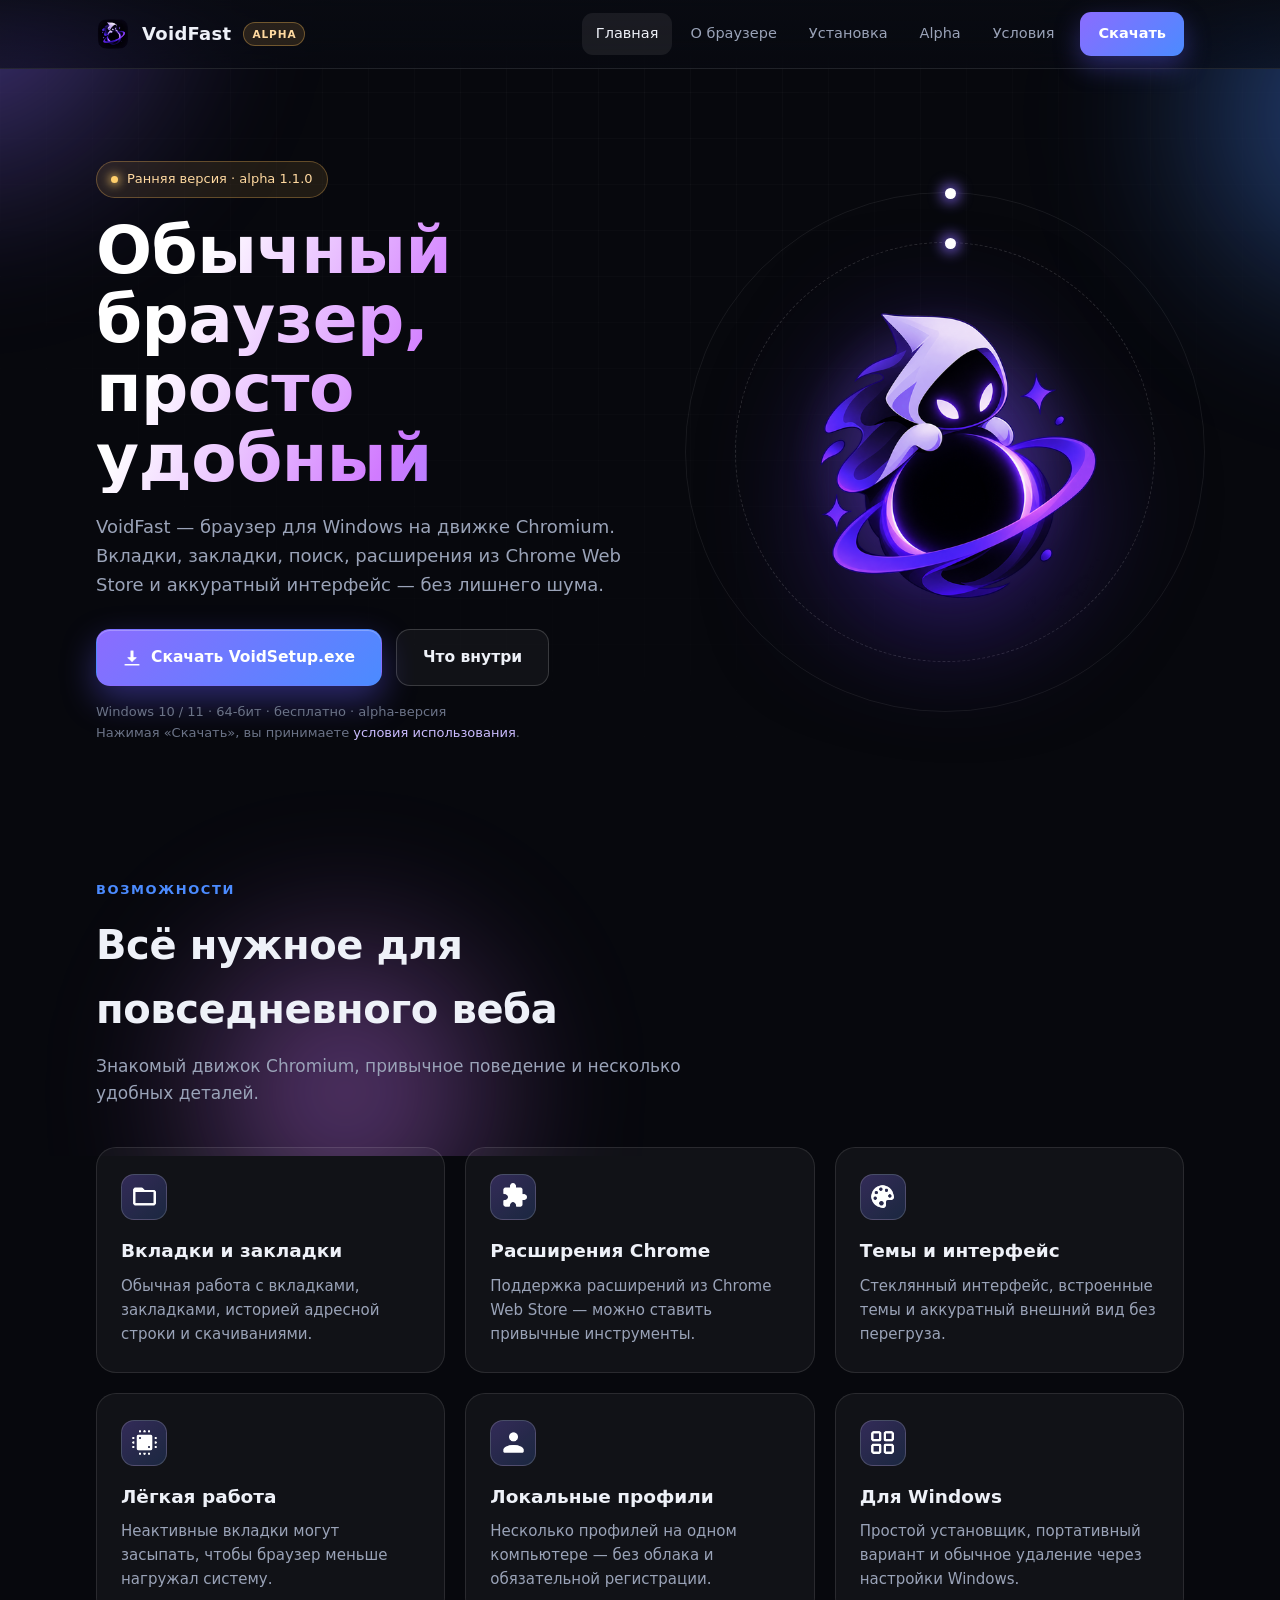
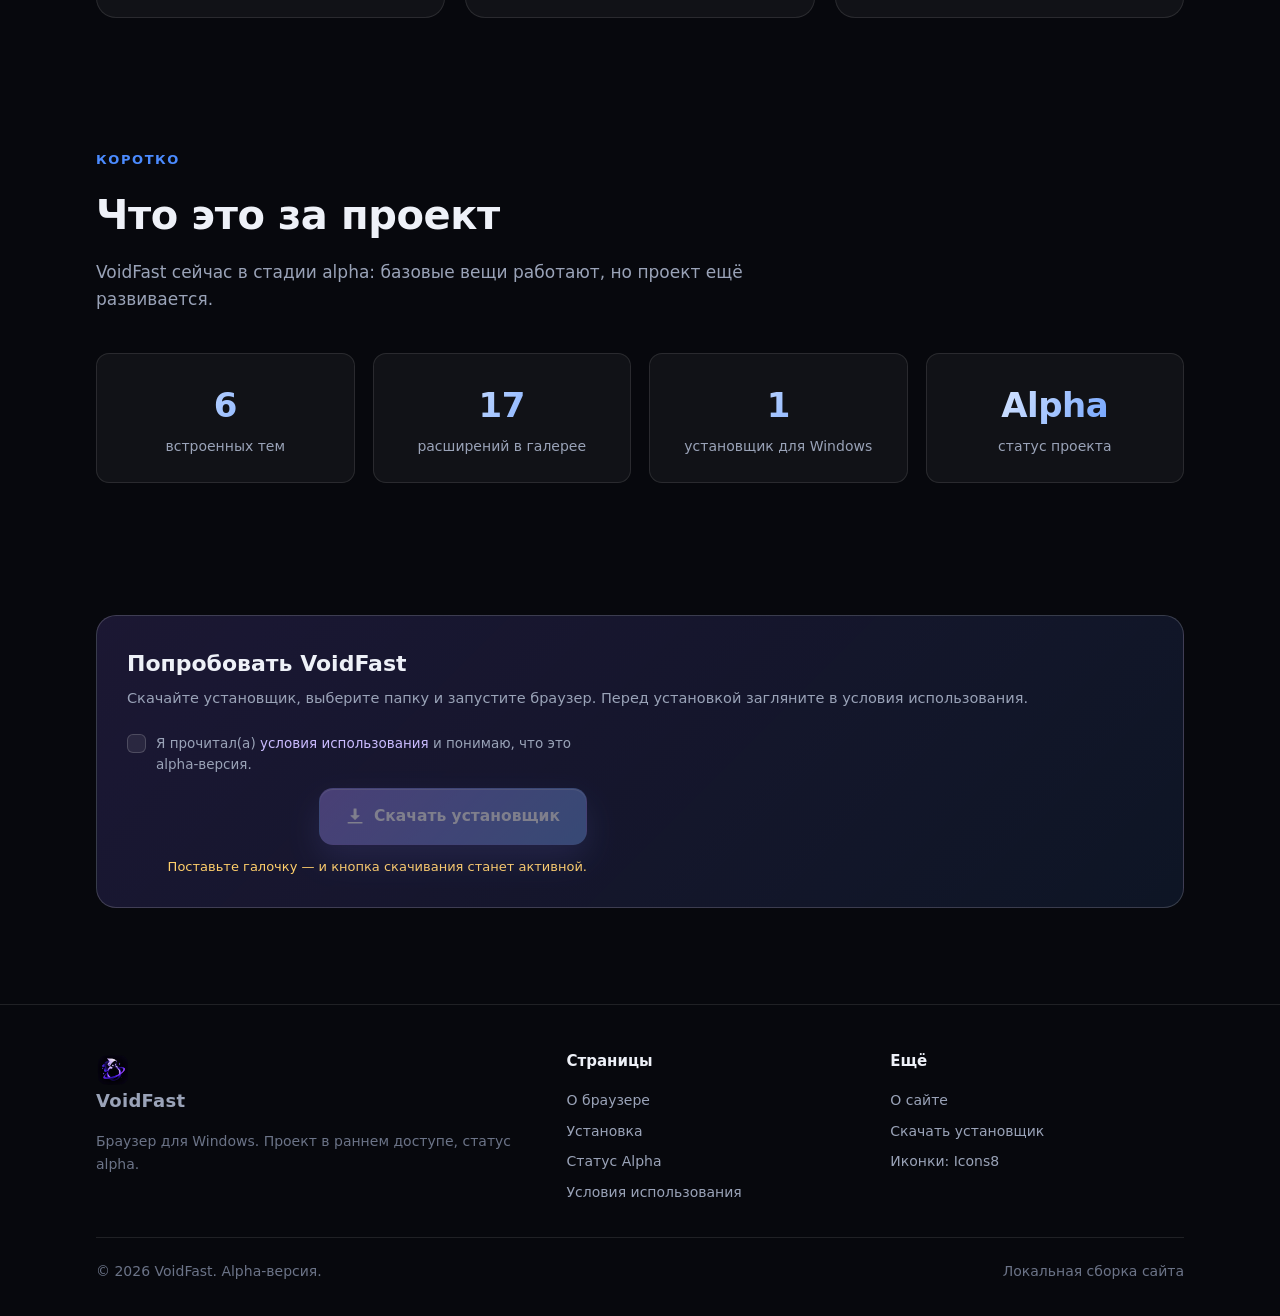
<file: index.html>
<!DOCTYPE html>
<html lang="ru">
<head>
<meta charset="utf-8">
<meta http-equiv="Content-Security-Policy" content="default-src 'self'; base-uri 'none'; object-src 'none'; frame-src 'none'; form-action 'none'; img-src 'self' data:; style-src 'self' 'unsafe-inline'; script-src 'self'; connect-src 'self'; font-src 'self'; media-src 'none'; worker-src 'none'; manifest-src 'self'; require-trusted-types-for 'script'; trusted-types 'none'; upgrade-insecure-requests">
<meta name="viewport" content="width=device-width, initial-scale=1">
<meta name="referrer" content="no-referrer">
<title>VoidFast — браузер для Windows</title>
<meta name="description" content="VoidFast — обычный браузер для Windows на базе Chromium. Вкладки, закладки, расширения Chrome и удобный интерфейс.">
<link rel="icon" href="assets/icon.png">
<link rel="stylesheet" href="assets/style.css" integrity="sha384-ZT3u6Bsc2lttz7R9hRp/v62/ry1at806BWeXj5rqeDLu2MgXhAchaOToR/DKzfiD">

<link rel="canonical" href="https://voidshells3234.github.io/VoidFast/index.html">
<meta property="og:type" content="website">
<meta property="og:site_name" content="VoidFast">
<meta property="og:title" content="VoidFast — браузер для Windows">
<meta property="og:url" content="https://voidshells3234.github.io/VoidFast/index.html">
<meta property="og:image" content="https://voidshells3234.github.io/VoidFast/assets/mascot.png">
</head>
<body>
<div class="aurora"><span class="a1"></span><span class="a2"></span><span class="a3"></span></div>
<div class="grid-overlay"></div>
<div id="pointer-glow"></div>
<div id="pointer-dot"></div>

<header class="nav">
  <div class="wrap">
    <a class="brand" href="index.html">
      <img src="assets/icon.png" alt="VoidFast">
      VoidFast
      <span class="tag">alpha</span>
    </a>
    <button class="burger" aria-label="Меню"><img src="assets/icons/menu.png" alt="Меню"></button>
    <nav class="links">
      <a class="active" href="index.html">Главная</a>
      <a href="about.html">О браузере</a>
      <a href="install.html">Установка</a>
      <a href="alpha.html">Alpha</a>
      <a href="terms.html">Условия</a>
      <a class="nav-cta" href="install.html">Скачать</a>
    </nav>
  </div>
</header>

<main>
  <div class="wrap">
    <section class="hero">
      <div class="hero-copy">
        <span class="pill"><span class="dot"></span> Ранняя версия · alpha 1.1.0</span>
        <h1>Обычный браузер, просто удобный</h1>
        <p class="lead">
          VoidFast — браузер для Windows на движке Chromium. Вкладки, закладки,
          поиск, расширения из Chrome Web Store и аккуратный интерфейс — без лишнего шума.
        </p>
        <div class="cta-row">
          <a class="btn btn-primary" data-download href="https://github.com/VoidShells3234/VoidFast/releases/download/v1.0.0/VoidSetup.exe">
            <img src="assets/icons/download.png" alt=""> Скачать VoidSetup.exe
          </a>
          <a class="btn btn-ghost" href="about.html">Что внутри</a>
        </div>
        <div class="hero-note">Windows 10 / 11 · 64-бит · бесплатно · alpha-версия<br>
          Нажимая «Скачать», вы принимаете <a href="terms.html">условия использования</a>.</div>
      </div>
      <div class="hero-art">
        <div class="halo"></div>
        <div class="orbit o1"><span class="sat"></span></div>
        <div class="orbit o2"><span class="sat"></span></div>
        <img class="mascot" src="assets/mascot.png" alt="Маскот VoidFast" data-tilt>
      </div>
    </section>
  </div>

  <div class="wrap">
    <section>
      <div class="section-head reveal">
        <div class="kicker">Возможности</div>
        <h2>Всё нужное для повседневного веба</h2>
        <p>Знакомый движок Chromium, привычное поведение и несколько удобных деталей.</p>
      </div>
      <div class="cards">
        <div class="card reveal">
          <div class="ico"><img src="assets/icons/tabs.png" alt=""></div>
          <h3>Вкладки и закладки</h3>
          <p>Обычная работа с вкладками, закладками, историей адресной строки и скачиваниями.</p>
        </div>
        <div class="card reveal">
          <div class="ico"><img src="assets/icons/puzzle.png" alt=""></div>
          <h3>Расширения Chrome</h3>
          <p>Поддержка расширений из Chrome Web Store — можно ставить привычные инструменты.</p>
        </div>
        <div class="card reveal">
          <div class="ico"><img src="assets/icons/palette.png" alt=""></div>
          <h3>Темы и интерфейс</h3>
          <p>Стеклянный интерфейс, встроенные темы и аккуратный внешний вид без перегруза.</p>
        </div>
        <div class="card reveal">
          <div class="ico"><img src="assets/icons/cpu.png" alt=""></div>
          <h3>Лёгкая работа</h3>
          <p>Неактивные вкладки могут засыпать, чтобы браузер меньше нагружал систему.</p>
        </div>
        <div class="card reveal">
          <div class="ico"><img src="assets/icons/user.png" alt=""></div>
          <h3>Локальные профили</h3>
          <p>Несколько профилей на одном компьютере — без облака и обязательной регистрации.</p>
        </div>
        <div class="card reveal">
          <div class="ico"><img src="assets/icons/windows.png" alt=""></div>
          <h3>Для Windows</h3>
          <p>Простой установщик, портативный вариант и обычное удаление через настройки Windows.</p>
        </div>
      </div>
    </section>
  </div>

  <div class="wrap">
    <section>
      <div class="section-head reveal">
        <div class="kicker">Коротко</div>
        <h2>Что это за проект</h2>
        <p>VoidFast сейчас в стадии alpha: базовые вещи работают, но проект ещё развивается.</p>
      </div>
      <div class="stats">
        <div class="stat reveal"><b data-count="7">0</b><span>встроенных тем</span></div>
        <div class="stat reveal"><b data-count="20">0</b><span>расширений в галерее</span></div>
        <div class="stat reveal"><b data-count="1">0</b><span>установщик для Windows</span></div>
        <div class="stat reveal"><b>Alpha</b><span>статус проекта</span></div>
      </div>
    </section>
  </div>

  <div class="wrap">
    <section>
      <div class="download-box reveal">
        <div>
          <h3>Попробовать VoidFast</h3>
          <p>Скачайте установщик, выберите папку и запустите браузер. Перед установкой загляните в <a href="terms.html">условия использования</a>.</p>
        </div>
        <div class="dl-side">
          <label class="agree" for="agree-terms">
            <input type="checkbox" id="agree-terms">
            <span>Я прочитал(а) <a href="terms.html">условия использования</a> и понимаю, что это alpha-версия.</span>
          </label>
          <a class="btn btn-primary is-locked" data-download href="https://github.com/VoidShells3234/VoidFast/releases/download/v1.0.0/VoidSetup.exe" aria-disabled="true"><img src="assets/icons/download.png" alt=""> Скачать установщик</a>
          <p class="agree-hint" id="agree-hint">Поставьте галочку — и кнопка станет активной.</p>
        </div>
      </div>
    </section>
  </div>
</main>

<footer class="site">
  <div class="wrap">
    <div class="cols">
      <div>
        <a class="brand" href="index.html" style="margin-bottom:10px">
          <img src="assets/icon.png" alt=""> VoidFast
        </a>
        <p style="margin:0">Браузер для Windows. Проект в раннем доступе, статус alpha.</p>
      </div>
      <div>
        <h4>Страницы</h4>
        <a href="about.html">О браузере</a>
        <a href="install.html">Установка</a>
        <a href="alpha.html">Статус Alpha</a>
        <a href="terms.html">Условия использования</a>
      </div>
      <div>
        <h4>Ещё</h4>
        <a href="site.html">О сайте</a>
        <a href="https://github.com/VoidShells3234/VoidFast/releases/download/v1.0.0/VoidSetup.exe">Скачать установщик</a>
        <a href="https://icons8.ru" target="_blank" rel="noopener">Иконки: Icons8</a>
      </div>
    </div>
    <div class="copy">
      <span>© <span id="year">2026</span> VoidFast. Alpha-версия.</span>
      <span>Локальная сборка сайта</span>
    </div>
  </div>
</footer>

<script src="assets/app.js" integrity="sha384-KDA+P2q00Tup7ItOnVq+pJaGnTKc4FrToufL78ubHbaucLGVVwBI3oAfrbWIVBmG"></script>
</body>
</html>
</file>
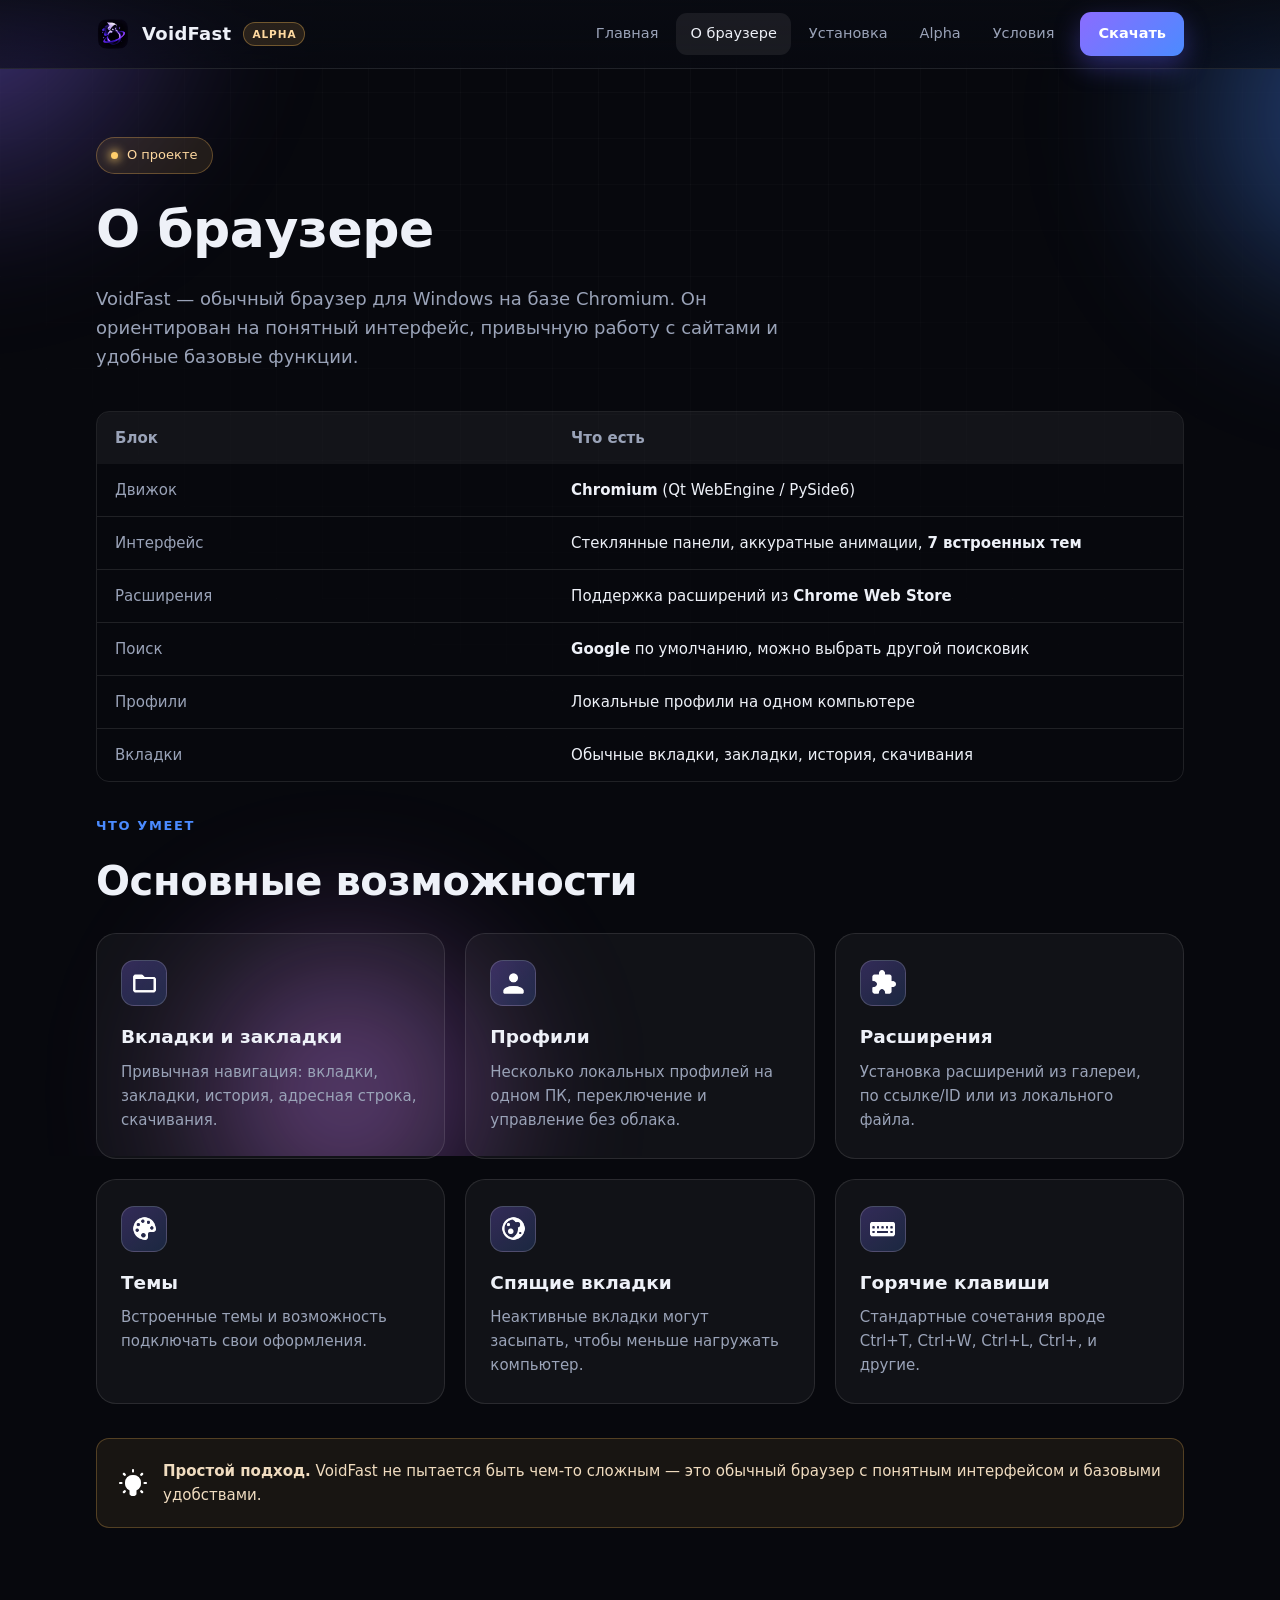
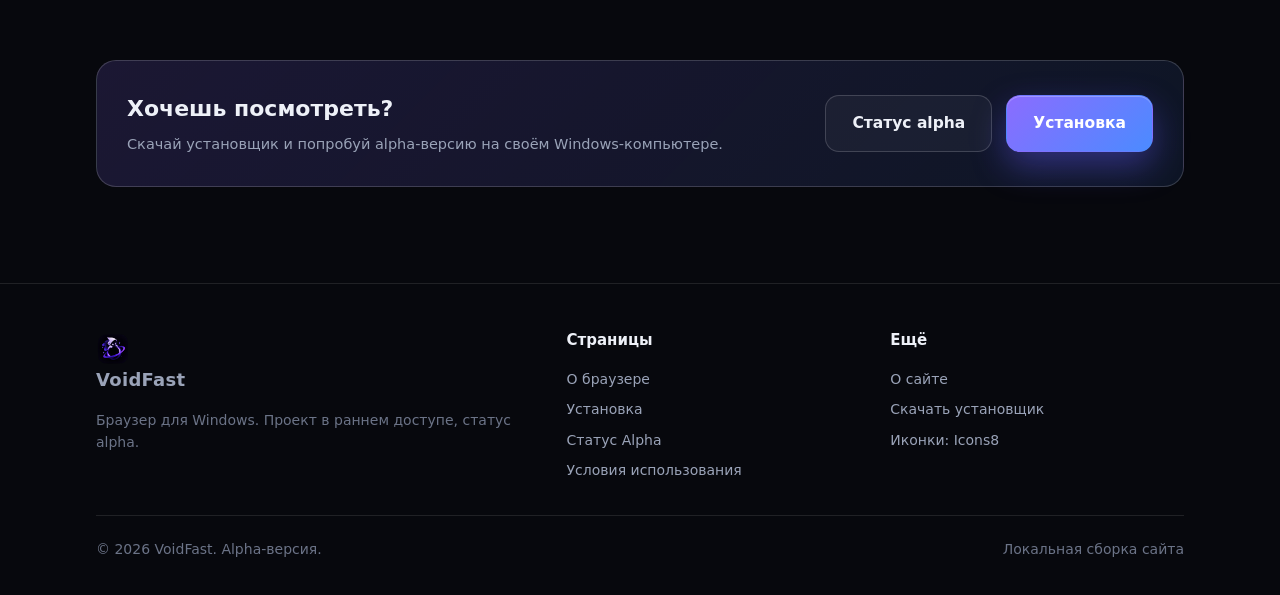
<file: about.html>
<!DOCTYPE html>
<html lang="ru">
<head>
<meta charset="utf-8">
<meta http-equiv="Content-Security-Policy" content="default-src 'self'; base-uri 'none'; object-src 'none'; frame-src 'none'; form-action 'none'; img-src 'self' data:; style-src 'self' 'unsafe-inline'; script-src 'self'; connect-src 'self'; font-src 'self'; media-src 'none'; worker-src 'none'; manifest-src 'self'; require-trusted-types-for 'script'; trusted-types 'none'; upgrade-insecure-requests">
<meta name="viewport" content="width=device-width, initial-scale=1">
<meta name="referrer" content="no-referrer">
<title>О браузере — VoidFast</title>
<link rel="icon" href="assets/icon.png">
<link rel="stylesheet" href="assets/style.css" integrity="sha384-ZT3u6Bsc2lttz7R9hRp/v62/ry1at806BWeXj5rqeDLu2MgXhAchaOToR/DKzfiD">

<link rel="canonical" href="https://voidshells3234.github.io/VoidFast/about.html">
<meta property="og:type" content="website">
<meta property="og:site_name" content="VoidFast">
<meta property="og:title" content="О браузере — VoidFast">
<meta property="og:url" content="https://voidshells3234.github.io/VoidFast/about.html">
<meta property="og:image" content="https://voidshells3234.github.io/VoidFast/assets/mascot.png">
</head>
<body>
<div class="aurora"><span class="a1"></span><span class="a2"></span><span class="a3"></span></div>
<div class="grid-overlay"></div>
<div id="pointer-glow"></div>
<div id="pointer-dot"></div>

<header class="nav">
  <div class="wrap">
    <a class="brand" href="index.html"><img src="assets/icon.png" alt="VoidFast">VoidFast<span class="tag">alpha</span></a>
    <button class="burger" aria-label="Меню"><img src="assets/icons/menu.png" alt="Меню"></button>
    <nav class="links">
      <a href="index.html">Главная</a>
      <a class="active" href="about.html">О браузере</a>
      <a href="install.html">Установка</a>
      <a href="alpha.html">Alpha</a>
      <a href="terms.html">Условия</a>
      <a class="nav-cta" href="install.html">Скачать</a>
    </nav>
  </div>
</header>

<main>
  <div class="wrap">
    <section class="page-head">
      <div class="reveal">
        <span class="pill"><span class="dot"></span> О проекте</span>
        <h1>О браузере</h1>
        <p>VoidFast — обычный браузер для Windows на базе Chromium. Он ориентирован на понятный интерфейс, привычную работу с сайтами и удобные базовые функции.</p>
      </div>
    </section>

    <section style="padding-top:10px">
      <div style="display:grid;grid-template-columns:minmax(0,1fr);gap:34px">
        <table class="spec reveal">
          <tr><th>Блок</th><th>Что есть</th></tr>
          <tr><td>Движок</td><td><b>Chromium</b> (Qt WebEngine / PySide6)</td></tr>
          <tr><td>Интерфейс</td><td>Стеклянные панели, аккуратные анимации, <b>7 встроенных тем</b></td></tr>
          <tr><td>Расширения</td><td>Поддержка расширений из <b>Chrome Web Store</b></td></tr>
          <tr><td>Поиск</td><td><b>Google</b> по умолчанию, можно выбрать другой поисковик</td></tr>
          <tr><td>Профили</td><td>Локальные профили на одном компьютере</td></tr>
          <tr><td>Вкладки</td><td>Обычные вкладки, закладки, история, скачивания</td></tr>
        </table>

        <div class="reveal">
          <div class="section-head" style="margin-bottom:20px">
            <div class="kicker">Что умеет</div>
            <h2>Основные возможности</h2>
          </div>
          <div class="cards">
            <div class="card reveal"><div class="ico"><img src="assets/icons/tabs.png" alt=""></div><h3>Вкладки и закладки</h3><p>Привычная навигация: вкладки, закладки, история, адресная строка, скачивания.</p></div>
            <div class="card reveal"><div class="ico"><img src="assets/icons/user.png" alt=""></div><h3>Профили</h3><p>Несколько локальных профилей на одном ПК, переключение и управление без облака.</p></div>
            <div class="card reveal"><div class="ico"><img src="assets/icons/puzzle.png" alt=""></div><h3>Расширения</h3><p>Установка расширений из галереи, по ссылке/ID или из локального файла.</p></div>
            <div class="card reveal"><div class="ico"><img src="assets/icons/palette.png" alt=""></div><h3>Темы</h3><p>Встроенные темы и возможность подключать свои оформления.</p></div>
            <div class="card reveal"><div class="ico"><img src="assets/icons/moon.png" alt=""></div><h3>Спящие вкладки</h3><p>Неактивные вкладки могут засыпать, чтобы меньше нагружать компьютер.</p></div>
            <div class="card reveal"><div class="ico"><img src="assets/icons/keyboard.png" alt=""></div><h3>Горячие клавиши</h3><p>Стандартные сочетания вроде Ctrl+T, Ctrl+W, Ctrl+L, Ctrl+, и другие.</p></div>
          </div>
        </div>

        <div class="callout reveal">
          <span class="ico"><img src="assets/icons/idea.png" alt=""></span>
          <p><b>Простой подход.</b> VoidFast не пытается быть чем-то сложным — это обычный браузер с понятным интерфейсом и базовыми удобствами.</p>
        </div>
      </div>
    </section>

    <section>
      <div class="download-box reveal">
        <div>
          <h3>Хочешь посмотреть?</h3>
          <p>Скачай установщик и попробуй alpha-версию на своём Windows-компьютере.</p>
        </div>
        <div class="cta-row">
          <a class="btn btn-ghost" href="alpha.html">Статус alpha</a>
          <a class="btn btn-primary" href="install.html">Установка</a>
        </div>
      </div>
    </section>
  </div>
</main>

<footer class="site">
  <div class="wrap">
    <div class="cols">
      <div>
        <a class="brand" href="index.html" style="margin-bottom:10px"><img src="assets/icon.png" alt=""> VoidFast</a>
        <p style="margin:0">Браузер для Windows. Проект в раннем доступе, статус alpha.</p>
      </div>
      <div>
        <h4>Страницы</h4>
        <a href="about.html">О браузере</a>
        <a href="install.html">Установка</a>
        <a href="alpha.html">Статус Alpha</a>
        <a href="terms.html">Условия использования</a>
      </div>
      <div>
        <h4>Ещё</h4>
        <a href="site.html">О сайте</a>
        <a href="https://github.com/VoidShells3234/VoidFast/releases/download/v1.0.0/VoidSetup.exe">Скачать установщик</a>
        <a href="https://icons8.ru" target="_blank" rel="noopener">Иконки: Icons8</a>
      </div>
    </div>
    <div class="copy">
      <span>© <span id="year">2026</span> VoidFast. Alpha-версия.</span>
      <span>Локальная сборка сайта</span>
    </div>
  </div>
</footer>

<script src="assets/app.js" integrity="sha384-KDA+P2q00Tup7ItOnVq+pJaGnTKc4FrToufL78ubHbaucLGVVwBI3oAfrbWIVBmG"></script>
</body>
</html>
</file>
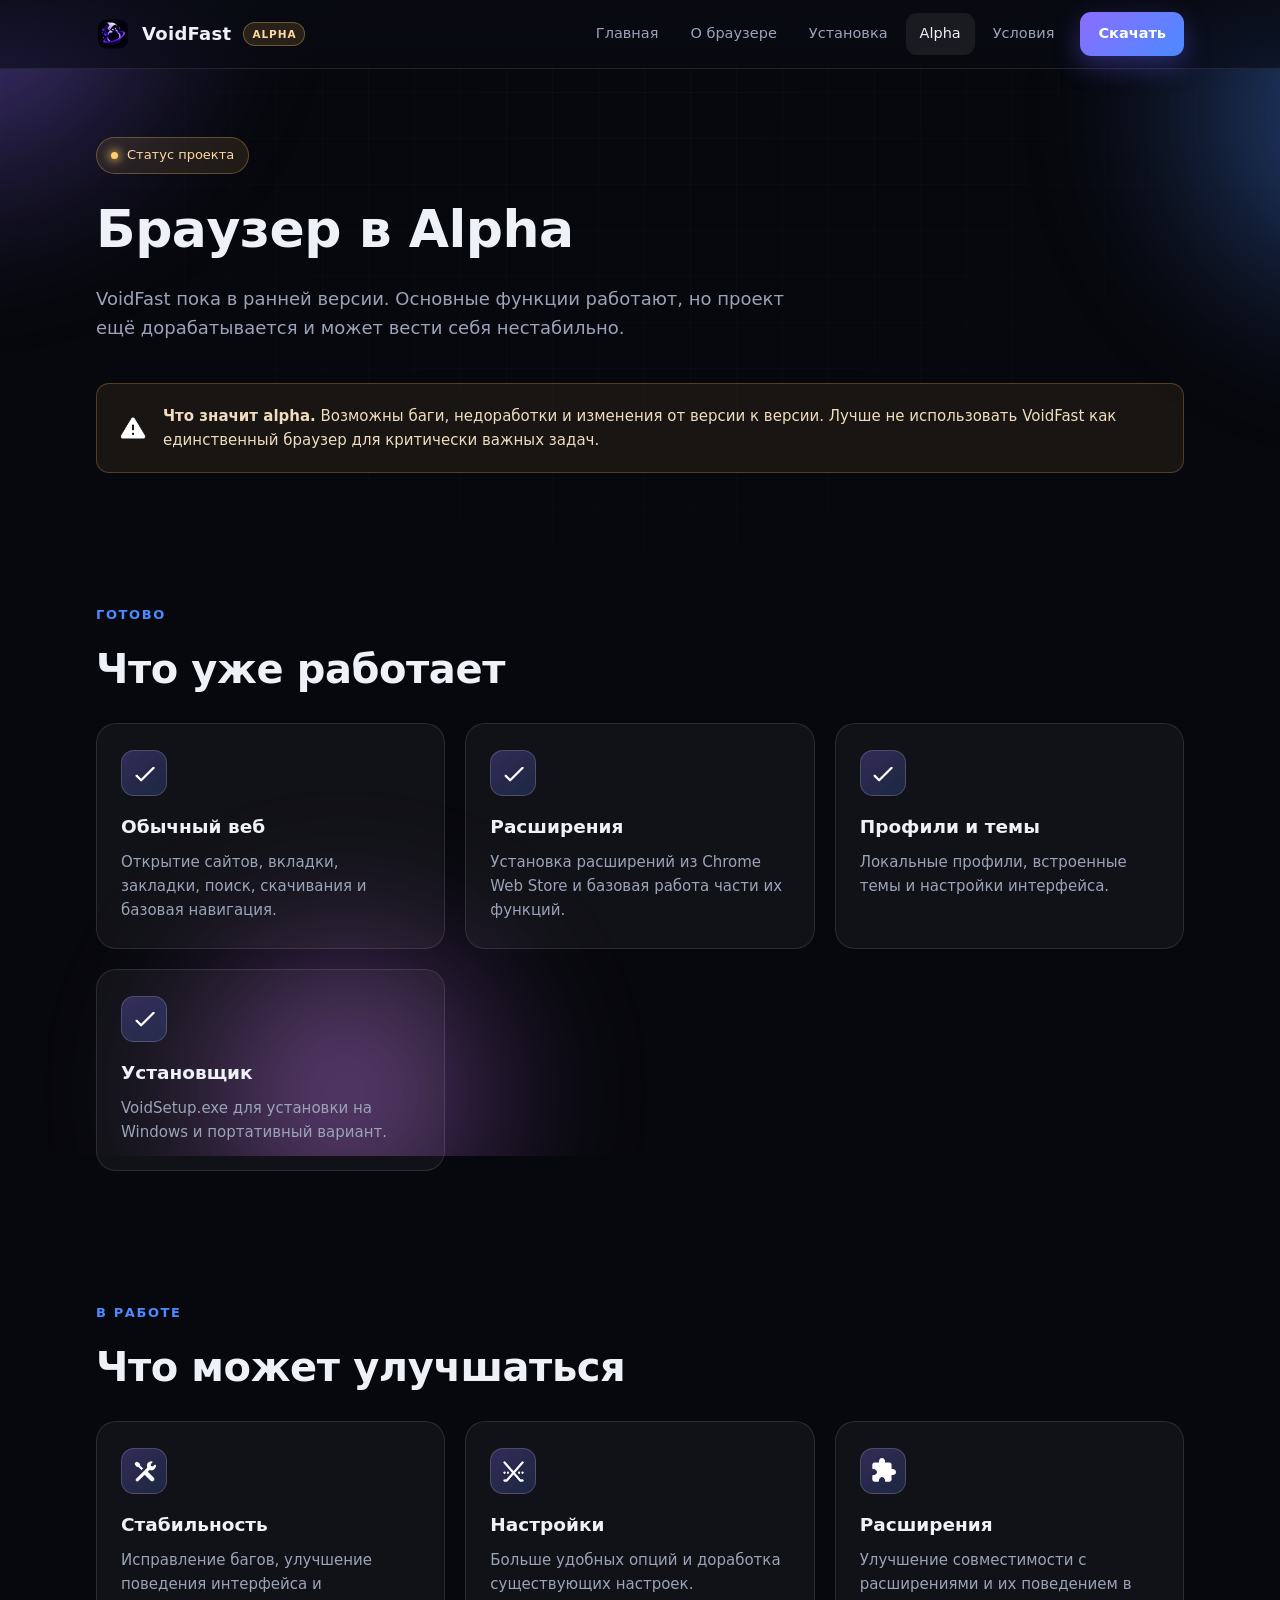
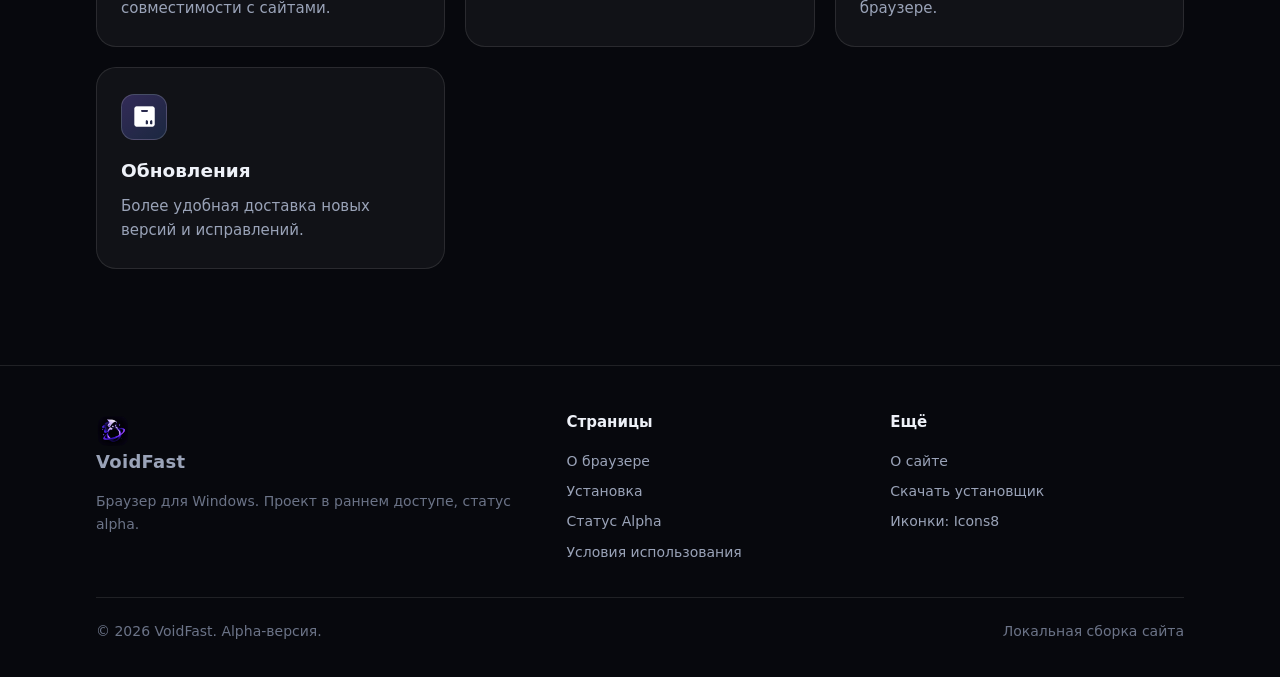
<file: alpha.html>
<!DOCTYPE html>
<html lang="ru">
<head>
<meta charset="utf-8">
<meta http-equiv="Content-Security-Policy" content="default-src 'self'; base-uri 'none'; object-src 'none'; frame-src 'none'; form-action 'none'; img-src 'self' data:; style-src 'self' 'unsafe-inline'; script-src 'self'; connect-src 'self'; font-src 'self'; media-src 'none'; worker-src 'none'; manifest-src 'self'; require-trusted-types-for 'script'; trusted-types 'none'; upgrade-insecure-requests">
<meta name="viewport" content="width=device-width, initial-scale=1">
<meta name="referrer" content="no-referrer">
<title>Статус Alpha — VoidFast</title>
<link rel="icon" href="assets/icon.png">
<link rel="stylesheet" href="assets/style.css" integrity="sha384-ZT3u6Bsc2lttz7R9hRp/v62/ry1at806BWeXj5rqeDLu2MgXhAchaOToR/DKzfiD">

<link rel="canonical" href="https://voidshells3234.github.io/VoidFast/alpha.html">
<meta property="og:type" content="website">
<meta property="og:site_name" content="VoidFast">
<meta property="og:title" content="Статус Alpha — VoidFast">
<meta property="og:url" content="https://voidshells3234.github.io/VoidFast/alpha.html">
<meta property="og:image" content="https://voidshells3234.github.io/VoidFast/assets/mascot.png">
</head>
<body>
<div class="aurora"><span class="a1"></span><span class="a2"></span><span class="a3"></span></div>
<div class="grid-overlay"></div>
<div id="pointer-glow"></div>
<div id="pointer-dot"></div>

<header class="nav">
  <div class="wrap">
    <a class="brand" href="index.html"><img src="assets/icon.png" alt="VoidFast">VoidFast<span class="tag">alpha</span></a>
    <button class="burger" aria-label="Меню"><img src="assets/icons/menu.png" alt="Меню"></button>
    <nav class="links">
      <a href="index.html">Главная</a>
      <a href="about.html">О браузере</a>
      <a href="install.html">Установка</a>
      <a class="active" href="alpha.html">Alpha</a>
      <a href="terms.html">Условия</a>
      <a class="nav-cta" href="install.html">Скачать</a>
    </nav>
  </div>
</header>

<main>
  <div class="wrap">
    <section class="page-head">
      <div class="reveal">
        <span class="pill"><span class="dot"></span> Статус проекта</span>
        <h1>Браузер в Alpha</h1>
        <p>VoidFast пока в ранней версии. Основные функции работают, но проект ещё дорабатывается и может вести себя нестабильно.</p>
      </div>
    </section>

    <section style="padding-top:10px">
      <div class="callout reveal">
        <span class="ico"><img src="assets/icons/warning.png" alt=""></span>
        <p><b>Что значит alpha.</b> Возможны баги, недоработки и изменения от версии к версии. Лучше не использовать VoidFast как единственный браузер для критически важных задач.</p>
      </div>
    </section>

    <section>
      <div class="section-head reveal" style="margin-bottom:22px">
        <div class="kicker">Готово</div>
        <h2>Что уже работает</h2>
      </div>
      <div class="cards">
        <div class="card reveal"><div class="ico"><img src="assets/icons/check.png" alt=""></div><h3>Обычный веб</h3><p>Открытие сайтов, вкладки, закладки, поиск, скачивания и базовая навигация.</p></div>
        <div class="card reveal"><div class="ico"><img src="assets/icons/check.png" alt=""></div><h3>Расширения</h3><p>Установка расширений из Chrome Web Store и базовая работа части их функций.</p></div>
        <div class="card reveal"><div class="ico"><img src="assets/icons/check.png" alt=""></div><h3>Профили и темы</h3><p>Локальные профили, встроенные темы и настройки интерфейса.</p></div>
        <div class="card reveal"><div class="ico"><img src="assets/icons/check.png" alt=""></div><h3>Установщик</h3><p>VoidSetup.exe для установки на Windows и портативный вариант.</p></div>
      </div>
    </section>

    <section>
      <div class="section-head reveal" style="margin-bottom:22px">
        <div class="kicker">В работе</div>
        <h2>Что может улучшаться</h2>
      </div>
      <div class="cards">
        <div class="card reveal"><div class="ico"><img src="assets/icons/tools.png" alt=""></div><h3>Стабильность</h3><p>Исправление багов, улучшение поведения интерфейса и совместимости с сайтами.</p></div>
        <div class="card reveal"><div class="ico"><img src="assets/icons/sliders.png" alt=""></div><h3>Настройки</h3><p>Больше удобных опций и доработка существующих настроек.</p></div>
        <div class="card reveal"><div class="ico"><img src="assets/icons/puzzle.png" alt=""></div><h3>Расширения</h3><p>Улучшение совместимости с расширениями и их поведением в браузере.</p></div>
        <div class="card reveal"><div class="ico"><img src="assets/icons/package.png" alt=""></div><h3>Обновления</h3><p>Более удобная доставка новых версий и исправлений.</p></div>
      </div>
    </section>
  </div>
</main>

<footer class="site">
  <div class="wrap">
    <div class="cols">
      <div>
        <a class="brand" href="index.html" style="margin-bottom:10px"><img src="assets/icon.png" alt=""> VoidFast</a>
        <p style="margin:0">Браузер для Windows. Проект в раннем доступе, статус alpha.</p>
      </div>
      <div>
        <h4>Страницы</h4>
        <a href="about.html">О браузере</a>
        <a href="install.html">Установка</a>
        <a href="alpha.html">Статус Alpha</a>
        <a href="terms.html">Условия использования</a>
      </div>
      <div>
        <h4>Ещё</h4>
        <a href="site.html">О сайте</a>
        <a href="https://github.com/VoidShells3234/VoidFast/releases/download/v1.0.0/VoidSetup.exe">Скачать установщик</a>
        <a href="https://icons8.ru" target="_blank" rel="noopener">Иконки: Icons8</a>
      </div>
    </div>
    <div class="copy">
      <span>© <span id="year">2026</span> VoidFast. Alpha-версия.</span>
      <span>Локальная сборка сайта</span>
    </div>
  </div>
</footer>

<script src="assets/app.js" integrity="sha384-KDA+P2q00Tup7ItOnVq+pJaGnTKc4FrToufL78ubHbaucLGVVwBI3oAfrbWIVBmG"></script>
</body>
</html>
</file>
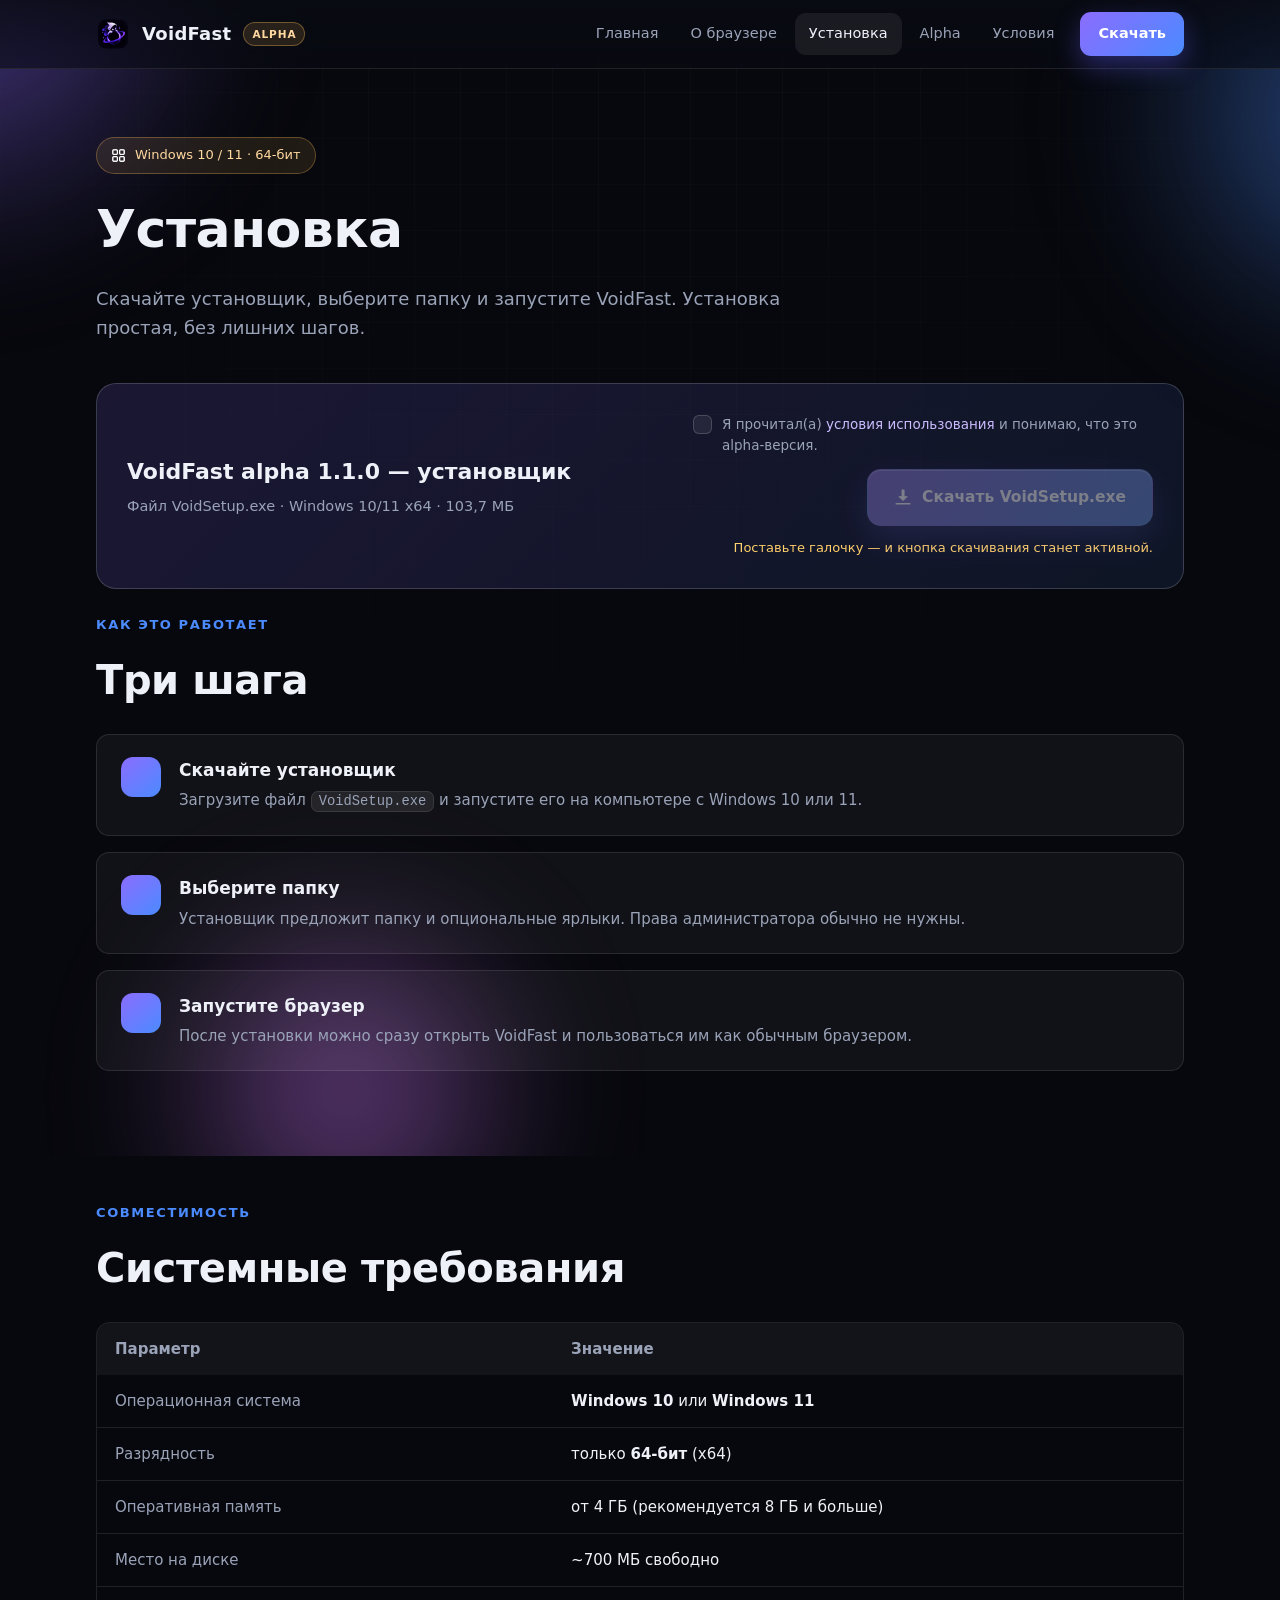
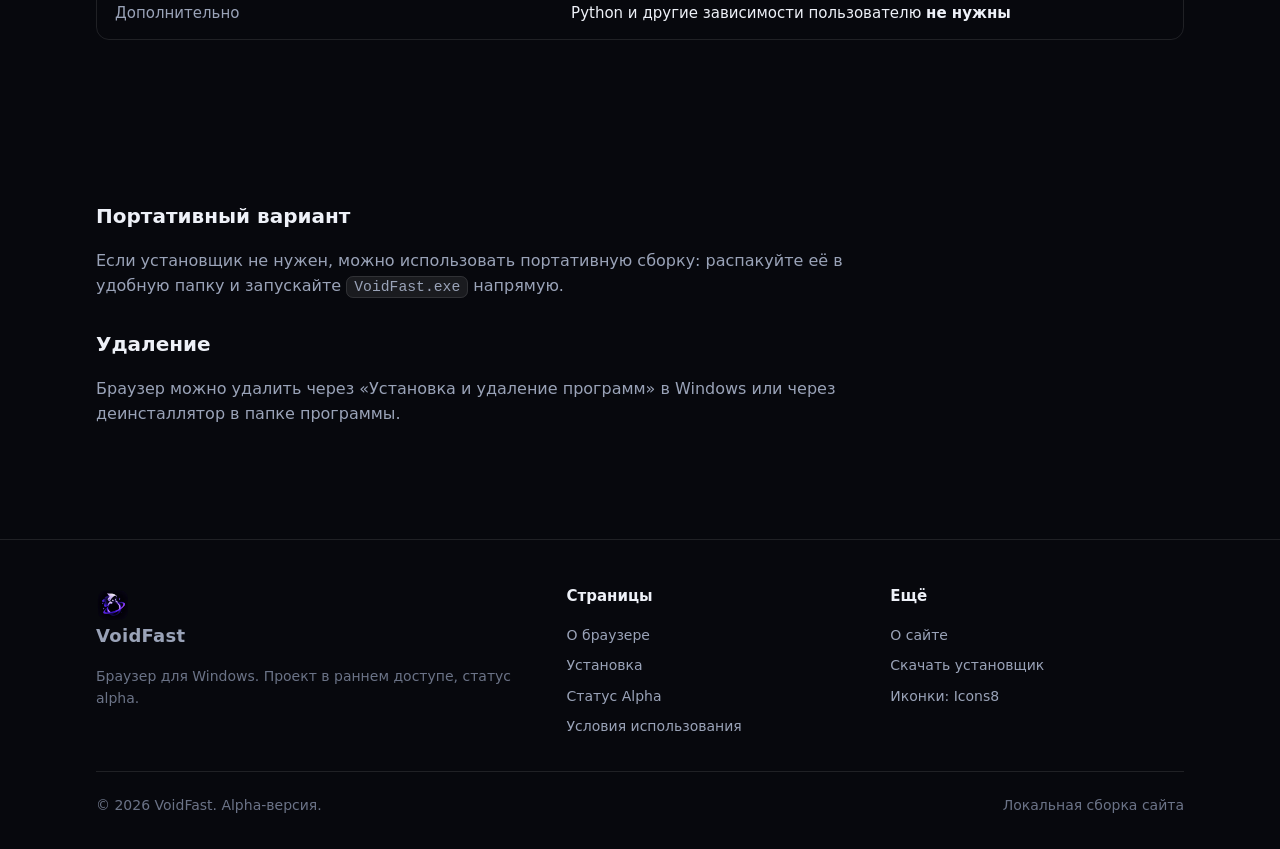
<file: install.html>
<!DOCTYPE html>
<html lang="ru">
<head>
<meta charset="utf-8">
<meta http-equiv="Content-Security-Policy" content="default-src 'self'; base-uri 'none'; object-src 'none'; frame-src 'none'; form-action 'none'; img-src 'self' data:; style-src 'self' 'unsafe-inline'; script-src 'self'; connect-src 'self'; font-src 'self'; media-src 'none'; worker-src 'none'; manifest-src 'self'; require-trusted-types-for 'script'; trusted-types 'none'; upgrade-insecure-requests">
<meta name="viewport" content="width=device-width, initial-scale=1">
<meta name="referrer" content="no-referrer">
<title>Установка — VoidFast</title>
<link rel="icon" href="assets/icon.png">
<link rel="stylesheet" href="assets/style.css" integrity="sha384-ZT3u6Bsc2lttz7R9hRp/v62/ry1at806BWeXj5rqeDLu2MgXhAchaOToR/DKzfiD">

<link rel="canonical" href="https://voidshells3234.github.io/VoidFast/install.html">
<meta property="og:type" content="website">
<meta property="og:site_name" content="VoidFast">
<meta property="og:title" content="Установка — VoidFast">
<meta property="og:url" content="https://voidshells3234.github.io/VoidFast/install.html">
<meta property="og:image" content="https://voidshells3234.github.io/VoidFast/assets/mascot.png">
</head>
<body>
<div class="aurora"><span class="a1"></span><span class="a2"></span><span class="a3"></span></div>
<div class="grid-overlay"></div>
<div id="pointer-glow"></div>
<div id="pointer-dot"></div>

<header class="nav">
  <div class="wrap">
    <a class="brand" href="index.html"><img src="assets/icon.png" alt="VoidFast">VoidFast<span class="tag">alpha</span></a>
    <button class="burger" aria-label="Меню"><img src="assets/icons/menu.png" alt="Меню"></button>
    <nav class="links">
      <a href="index.html">Главная</a>
      <a href="about.html">О браузере</a>
      <a class="active" href="install.html">Установка</a>
      <a href="alpha.html">Alpha</a>
      <a href="terms.html">Условия</a>
      <a class="nav-cta" href="install.html">Скачать</a>
    </nav>
  </div>
</header>

<main>
  <div class="wrap">
    <section class="page-head">
      <div class="reveal">
        <span class="pill"><img src="assets/icons/windows.png" alt=""> Windows 10 / 11 · 64-бит</span>
        <h1>Установка</h1>
        <p>Скачайте установщик, выберите папку и запустите VoidFast. Установка простая, без лишних шагов.</p>
      </div>
    </section>

    <section style="padding-top:10px">
      <div class="reveal" style="margin-bottom:26px">
        <div class="download-box">
          <div>
            <h3>VoidFast alpha 1.1.0 — установщик</h3>
            <p id="dl-status">Файл VoidSetup.exe · Windows 10/11 x64 · 103,7 МБ</p>
          </div>
          <div class="dl-side">
            <label class="agree" for="agree-terms">
              <input type="checkbox" id="agree-terms">
              <span>Я прочитал(а) <a href="terms.html">условия использования</a> и понимаю, что это alpha-версия.</span>
            </label>
            <a class="btn btn-primary is-locked" data-download href="https://github.com/VoidShells3234/VoidFast/releases/download/v1.0.0/VoidSetup.exe" aria-disabled="true"><img src="assets/icons/download.png" alt=""> Скачать VoidSetup.exe</a>
            <p class="agree-hint" id="agree-hint">Поставьте галочку — и кнопка станет активной.</p>
          </div>
        </div>
      </div>

      <div class="section-head reveal" style="margin-bottom:22px">
        <div class="kicker">Как это работает</div>
        <h2>Три шага</h2>
      </div>
      <div class="steps">
        <div class="step reveal"><div class="n"></div><div><h3>Скачайте установщик</h3><p>Загрузите файл <code>VoidSetup.exe</code> и запустите его на компьютере с Windows 10 или 11.</p></div></div>
        <div class="step reveal"><div class="n"></div><div><h3>Выберите папку</h3><p>Установщик предложит папку и опциональные ярлыки. Права администратора обычно не нужны.</p></div></div>
        <div class="step reveal"><div class="n"></div><div><h3>Запустите браузер</h3><p>После установки можно сразу открыть VoidFast и пользоваться им как обычным браузером.</p></div></div>
      </div>
    </section>

    <section>
      <div class="section-head reveal" style="margin-bottom:22px">
        <div class="kicker">Совместимость</div>
        <h2>Системные требования</h2>
      </div>
      <table class="spec reveal">
        <tr><th>Параметр</th><th>Значение</th></tr>
        <tr><td>Операционная система</td><td><b>Windows 10</b> или <b>Windows 11</b></td></tr>
        <tr><td>Разрядность</td><td>только <b>64-бит</b> (x64)</td></tr>
        <tr><td>Оперативная память</td><td>от 4 ГБ (рекомендуется 8 ГБ и больше)</td></tr>
        <tr><td>Место на диске</td><td>~700 МБ свободно</td></tr>
        <tr><td>Дополнительно</td><td>Python и другие зависимости пользователю <b>не нужны</b></td></tr>
      </table>
    </section>

    <section>
      <div class="prose reveal">
        <h3>Портативный вариант</h3>
        <p>Если установщик не нужен, можно использовать портативную сборку: распакуйте её в удобную папку и запускайте <code>VoidFast.exe</code> напрямую.</p>
        <h3>Удаление</h3>
        <p>Браузер можно удалить через «Установка и удаление программ» в Windows или через деинсталлятор в папке программы.</p>
      </div>
    </section>
  </div>
</main>

<footer class="site">
  <div class="wrap">
    <div class="cols">
      <div>
        <a class="brand" href="index.html" style="margin-bottom:10px"><img src="assets/icon.png" alt=""> VoidFast</a>
        <p style="margin:0">Браузер для Windows. Проект в раннем доступе, статус alpha.</p>
      </div>
      <div>
        <h4>Страницы</h4>
        <a href="about.html">О браузере</a>
        <a href="install.html">Установка</a>
        <a href="alpha.html">Статус Alpha</a>
        <a href="terms.html">Условия использования</a>
      </div>
      <div>
        <h4>Ещё</h4>
        <a href="site.html">О сайте</a>
        <a href="https://github.com/VoidShells3234/VoidFast/releases/download/v1.0.0/VoidSetup.exe">Скачать установщик</a>
        <a href="https://icons8.ru" target="_blank" rel="noopener">Иконки: Icons8</a>
      </div>
    </div>
    <div class="copy">
      <span>© <span id="year">2026</span> VoidFast. Alpha-версия.</span>
      <span>Локальная сборка сайта</span>
    </div>
  </div>
</footer>

<script src="assets/app.js" integrity="sha384-KDA+P2q00Tup7ItOnVq+pJaGnTKc4FrToufL78ubHbaucLGVVwBI3oAfrbWIVBmG"></script>
</body>
</html>
</file>
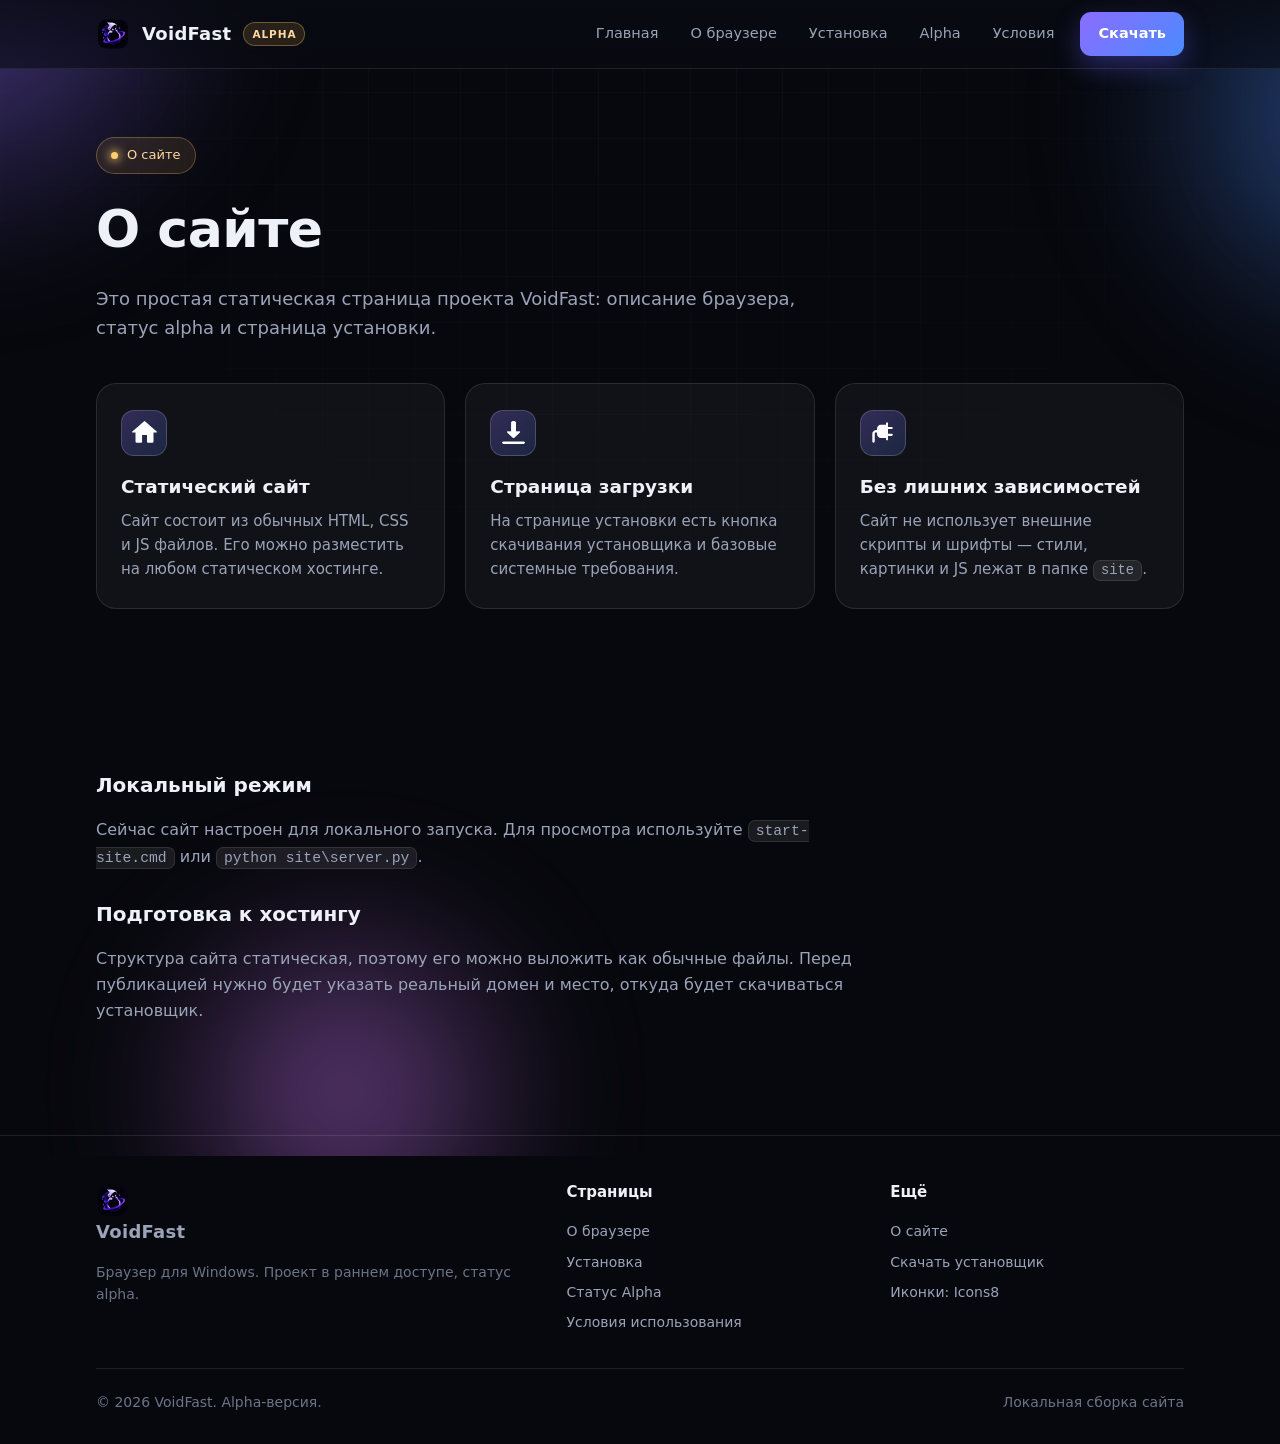
<file: site.html>
<!DOCTYPE html>
<html lang="ru">
<head>
<meta charset="utf-8">
<meta http-equiv="Content-Security-Policy" content="default-src 'self'; base-uri 'none'; object-src 'none'; frame-src 'none'; form-action 'none'; img-src 'self' data:; style-src 'self' 'unsafe-inline'; script-src 'self'; connect-src 'self'; font-src 'self'; media-src 'none'; worker-src 'none'; manifest-src 'self'; require-trusted-types-for 'script'; trusted-types 'none'; upgrade-insecure-requests">
<meta name="viewport" content="width=device-width, initial-scale=1">
<meta name="referrer" content="no-referrer">
<title>О сайте — VoidFast</title>
<link rel="icon" href="assets/icon.png">
<link rel="stylesheet" href="assets/style.css" integrity="sha384-ZT3u6Bsc2lttz7R9hRp/v62/ry1at806BWeXj5rqeDLu2MgXhAchaOToR/DKzfiD">

<link rel="canonical" href="https://voidshells3234.github.io/VoidFast/site.html">
<meta property="og:type" content="website">
<meta property="og:site_name" content="VoidFast">
<meta property="og:title" content="О сайте — VoidFast">
<meta property="og:url" content="https://voidshells3234.github.io/VoidFast/site.html">
<meta property="og:image" content="https://voidshells3234.github.io/VoidFast/assets/mascot.png">
</head>
<body>
<div class="aurora"><span class="a1"></span><span class="a2"></span><span class="a3"></span></div>
<div class="grid-overlay"></div>
<div id="pointer-glow"></div>
<div id="pointer-dot"></div>

<header class="nav">
  <div class="wrap">
    <a class="brand" href="index.html"><img src="assets/icon.png" alt="VoidFast">VoidFast<span class="tag">alpha</span></a>
    <button class="burger" aria-label="Меню"><img src="assets/icons/menu.png" alt="Меню"></button>
    <nav class="links">
      <a href="index.html">Главная</a>
      <a href="about.html">О браузере</a>
      <a href="install.html">Установка</a>
      <a href="alpha.html">Alpha</a>
      <a href="terms.html">Условия</a>
      <a class="nav-cta" href="install.html">Скачать</a>
    </nav>
  </div>
</header>

<main>
  <div class="wrap">
    <section class="page-head">
      <div class="reveal">
        <span class="pill"><span class="dot"></span> О сайте</span>
        <h1>О сайте</h1>
        <p>Это простая статическая страница проекта VoidFast: описание браузера, статус alpha и страница установки.</p>
      </div>
    </section>

    <section style="padding-top:10px">
      <div class="cards">
        <div class="card reveal"><div class="ico"><img src="assets/icons/home.png" alt=""></div><h3>Статический сайт</h3><p>Сайт состоит из обычных HTML, CSS и JS файлов. Его можно разместить на любом статическом хостинге.</p></div>
        <div class="card reveal"><div class="ico"><img src="assets/icons/download.png" alt=""></div><h3>Страница загрузки</h3><p>На странице установки есть кнопка скачивания установщика и базовые системные требования.</p></div>
        <div class="card reveal"><div class="ico"><img src="assets/icons/plug.png" alt=""></div><h3>Без лишних зависимостей</h3><p>Сайт не использует внешние скрипты и шрифты — стили, картинки и JS лежат в папке <code>site</code>.</p></div>
      </div>
    </section>

    <section>
      <div class="prose reveal">
        <h3>Локальный режим</h3>
        <p>Сейчас сайт настроен для локального запуска. Для просмотра используйте <code>start-site.cmd</code> или <code>python site\server.py</code>.</p>
        <h3>Подготовка к хостингу</h3>
        <p>Структура сайта статическая, поэтому его можно выложить как обычные файлы. Перед публикацией нужно будет указать реальный домен и место, откуда будет скачиваться установщик.</p>
      </div>
    </section>
  </div>
</main>

<footer class="site">
  <div class="wrap">
    <div class="cols">
      <div>
        <a class="brand" href="index.html" style="margin-bottom:10px"><img src="assets/icon.png" alt=""> VoidFast</a>
        <p style="margin:0">Браузер для Windows. Проект в раннем доступе, статус alpha.</p>
      </div>
      <div>
        <h4>Страницы</h4>
        <a href="about.html">О браузере</a>
        <a href="install.html">Установка</a>
        <a href="alpha.html">Статус Alpha</a>
        <a href="terms.html">Условия использования</a>
      </div>
      <div>
        <h4>Ещё</h4>
        <a href="site.html">О сайте</a>
        <a href="https://github.com/VoidShells3234/VoidFast/releases/download/v1.0.0/VoidSetup.exe">Скачать установщик</a>
        <a href="https://icons8.ru" target="_blank" rel="noopener">Иконки: Icons8</a>
      </div>
    </div>
    <div class="copy">
      <span>© <span id="year">2026</span> VoidFast. Alpha-версия.</span>
      <span>Локальная сборка сайта</span>
    </div>
  </div>
</footer>

<script src="assets/app.js" integrity="sha384-KDA+P2q00Tup7ItOnVq+pJaGnTKc4FrToufL78ubHbaucLGVVwBI3oAfrbWIVBmG"></script>
</body>
</html>
</file>
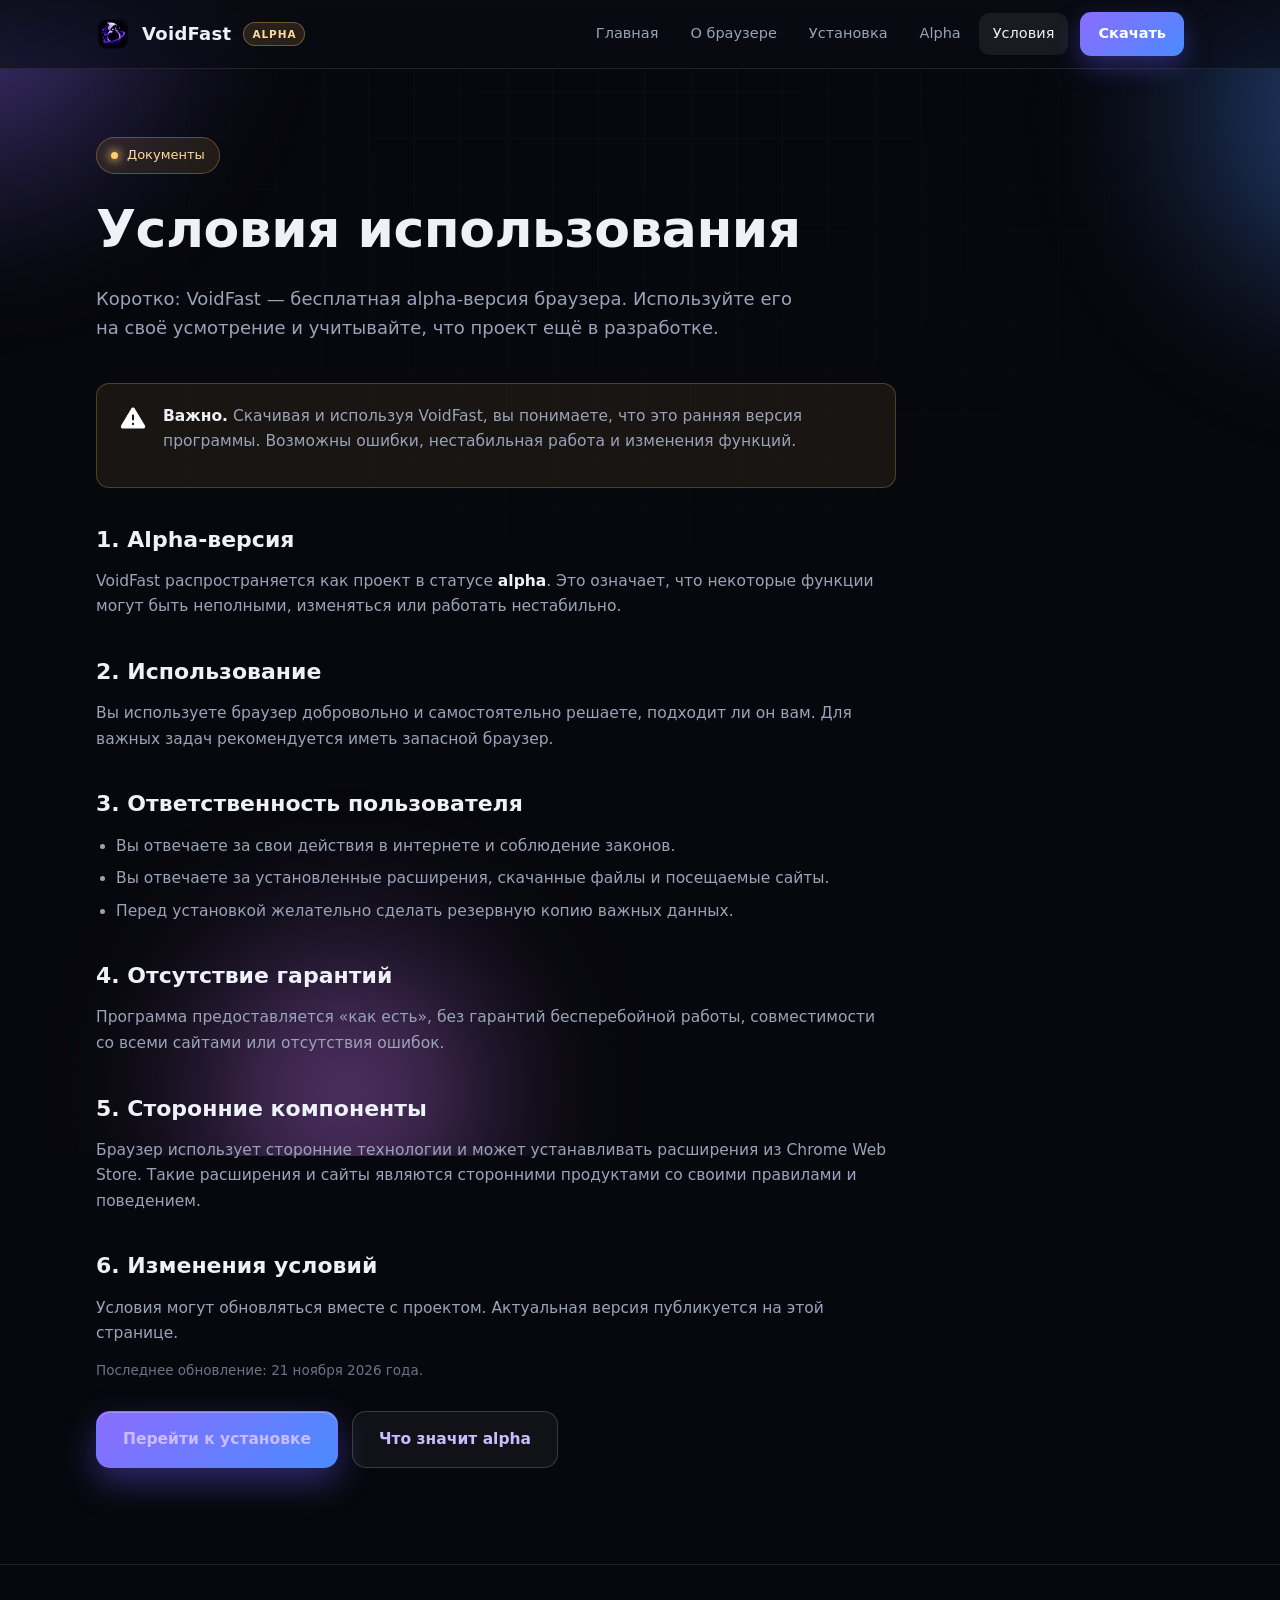
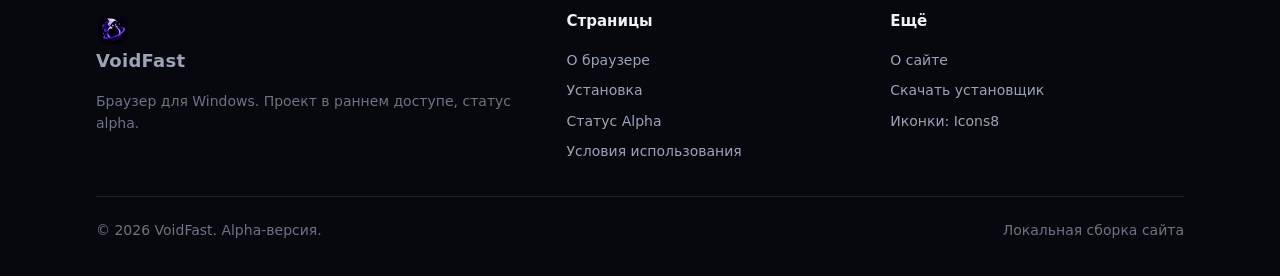
<file: terms.html>
<!DOCTYPE html>
<html lang="ru">
<head>
<meta charset="utf-8">
<meta http-equiv="Content-Security-Policy" content="default-src 'self'; base-uri 'none'; object-src 'none'; frame-src 'none'; form-action 'none'; img-src 'self' data:; style-src 'self' 'unsafe-inline'; script-src 'self'; connect-src 'self'; font-src 'self'; media-src 'none'; worker-src 'none'; manifest-src 'self'; require-trusted-types-for 'script'; trusted-types 'none'; upgrade-insecure-requests">
<meta name="viewport" content="width=device-width, initial-scale=1">
<meta name="referrer" content="no-referrer">
<title>Условия использования — VoidFast</title>
<meta name="description" content="Условия использования VoidFast: alpha-версия, бесплатное использование, ответственность пользователя.">
<link rel="icon" href="assets/icon.png">
<link rel="stylesheet" href="assets/style.css" integrity="sha384-ZT3u6Bsc2lttz7R9hRp/v62/ry1at806BWeXj5rqeDLu2MgXhAchaOToR/DKzfiD">

<link rel="canonical" href="https://voidshells3234.github.io/VoidFast/terms.html">
<meta property="og:type" content="website">
<meta property="og:site_name" content="VoidFast">
<meta property="og:title" content="Условия использования — VoidFast">
<meta property="og:url" content="https://voidshells3234.github.io/VoidFast/terms.html">
<meta property="og:image" content="https://voidshells3234.github.io/VoidFast/assets/mascot.png">
</head>
<body>
<div class="aurora"><span class="a1"></span><span class="a2"></span><span class="a3"></span></div>
<div class="grid-overlay"></div>
<div id="pointer-glow"></div>
<div id="pointer-dot"></div>

<header class="nav">
  <div class="wrap">
    <a class="brand" href="index.html"><img src="assets/icon.png" alt="VoidFast">VoidFast<span class="tag">alpha</span></a>
    <button class="burger" aria-label="Меню"><img src="assets/icons/menu.png" alt="Меню"></button>
    <nav class="links">
      <a href="index.html">Главная</a>
      <a href="about.html">О браузере</a>
      <a href="install.html">Установка</a>
      <a href="alpha.html">Alpha</a>
      <a class="active" href="terms.html">Условия</a>
      <a class="nav-cta" href="install.html">Скачать</a>
    </nav>
  </div>
</header>

<main>
  <div class="wrap">
    <section class="page-head">
      <div class="reveal">
        <span class="pill"><span class="dot"></span> Документы</span>
        <h1>Условия использования</h1>
        <p>Коротко: VoidFast — бесплатная alpha-версия браузера. Используйте его на своё усмотрение и учитывайте, что проект ещё в разработке.</p>
      </div>
    </section>

    <section style="padding-top:10px">
      <div class="doc reveal">
        <div class="callout" style="margin:0 0 26px">
          <span class="ico"><img src="assets/icons/warning.png" alt=""></span>
          <p><b>Важно.</b> Скачивая и используя VoidFast, вы понимаете, что это ранняя версия программы. Возможны ошибки, нестабильная работа и изменения функций.</p>
        </div>

        <h2>1. Alpha-версия</h2>
        <p>VoidFast распространяется как проект в статусе <b>alpha</b>. Это означает, что некоторые функции могут быть неполными, изменяться или работать нестабильно.</p>

        <h2>2. Использование</h2>
        <p>Вы используете браузер добровольно и самостоятельно решаете, подходит ли он вам. Для важных задач рекомендуется иметь запасной браузер.</p>

        <h2>3. Ответственность пользователя</h2>
        <ul>
          <li>Вы отвечаете за свои действия в интернете и соблюдение законов.</li>
          <li>Вы отвечаете за установленные расширения, скачанные файлы и посещаемые сайты.</li>
          <li>Перед установкой желательно сделать резервную копию важных данных.</li>
        </ul>

        <h2>4. Отсутствие гарантий</h2>
        <p>Программа предоставляется «как есть», без гарантий бесперебойной работы, совместимости со всеми сайтами или отсутствия ошибок.</p>

        <h2>5. Сторонние компоненты</h2>
        <p>Браузер использует сторонние технологии и может устанавливать расширения из Chrome Web Store. Такие расширения и сайты являются сторонними продуктами со своими правилами и поведением.</p>

        <h2>6. Изменения условий</h2>
        <p>Условия могут обновляться вместе с проектом. Актуальная версия публикуется на этой странице.</p>
        <p class="date">Последнее обновление: 21 ноября 2026 года.</p>

        <div class="cta-row" style="margin-top:30px">
          <a class="btn btn-primary" href="install.html">Перейти к установке</a>
          <a class="btn btn-ghost" href="alpha.html">Что значит alpha</a>
        </div>
      </div>
    </section>
  </div>
</main>

<footer class="site">
  <div class="wrap">
    <div class="cols">
      <div>
        <a class="brand" href="index.html" style="margin-bottom:10px"><img src="assets/icon.png" alt=""> VoidFast</a>
        <p style="margin:0">Браузер для Windows. Проект в раннем доступе, статус alpha.</p>
      </div>
      <div>
        <h4>Страницы</h4>
        <a href="about.html">О браузере</a>
        <a href="install.html">Установка</a>
        <a href="alpha.html">Статус Alpha</a>
        <a href="terms.html">Условия использования</a>
      </div>
      <div>
        <h4>Ещё</h4>
        <a href="site.html">О сайте</a>
        <a href="https://github.com/VoidShells3234/VoidFast/releases/download/v1.0.0/VoidSetup.exe">Скачать установщик</a>
        <a href="https://icons8.ru" target="_blank" rel="noopener">Иконки: Icons8</a>
      </div>
    </div>
    <div class="copy">
      <span>© <span id="year">2026</span> VoidFast. Alpha-версия.</span>
      <span>Локальная сборка сайта</span>
    </div>
  </div>
</footer>

<script src="assets/app.js" integrity="sha384-KDA+P2q00Tup7ItOnVq+pJaGnTKc4FrToufL78ubHbaucLGVVwBI3oAfrbWIVBmG"></script>
</body>
</html>
</file>
<file: assets/style.css>
:root{--bg:#07080d;--bg-2:#0b0e16;--panel:rgba(255,255,255,0.045);--panel-2:rgba(255,255,255,0.07);--stroke:rgba(255,255,255,0.10);--stroke-2:rgba(255,255,255,0.17);--text:#eef1f8;--sub:#9aa3b8;--muted:#6b7387;--accent:#8b6cff;--accent-2:#4b8bff;--accent-3:#d17bff;--glow:#7c5cff;--ok:#4ade80;--warn:#ffcf6b;--radius:20px;--radius-sm:13px;--max:1140px;--ease:cubic-bezier(0.22,0.7,0.24,1);color-scheme:dark;}*{box-sizing:border-box;}html{scroll-behavior:smooth;}body{margin:0;min-height:100%;color:var(--text);background:var(--bg);font-family:"Segoe UI Variable Text","Segoe UI",Inter,system-ui,sans-serif;font-size:16px;line-height:1.6;overflow-x:hidden;-webkit-font-smoothing:antialiased;}a{color:inherit;text-decoration:none;}img{max-width:100%;display:block;}.aurora{position:fixed;inset:-20vmax;z-index:-3;pointer-events:none;overflow:hidden;}.aurora span{position:absolute;display:block;border-radius:50%;filter:blur(70px);opacity:0.55;will-change:transform;}.aurora .a1{width:46vmax;height:46vmax;left:-6vmax;top:-4vmax;background:radial-gradient(circle,var(--accent) 0%,transparent 66%);animation:drift1 26s var(--ease) infinite alternate;}.aurora .a2{width:42vmax;height:42vmax;right:-8vmax;top:8vmax;background:radial-gradient(circle,var(--accent-2) 0%,transparent 66%);animation:drift2 32s var(--ease) infinite alternate;}.aurora .a3{width:34vmax;height:34vmax;left:30vmax;bottom:-12vmax;background:radial-gradient(circle,var(--accent-3) 0%,transparent 66%);animation:drift3 38s var(--ease) infinite alternate;}@keyframes drift1{to{transform:translate3d(12vmax,8vmax,0) scale(1.12);}}@keyframes drift2{to{transform:translate3d(-10vmax,12vmax,0) scale(1.08);}}@keyframes drift3{to{transform:translate3d(6vmax,-10vmax,0) scale(1.16);}}.grid-overlay{position:fixed;inset:0;z-index:-2;pointer-events:none;background-image:linear-gradient(rgba(255,255,255,0.028) 1px,transparent 1px),linear-gradient(90deg,rgba(255,255,255,0.028) 1px,transparent 1px);background-size:46px 46px;mask-image:radial-gradient(circle at 50% 0%,#000 0%,transparent 78%);-webkit-mask-image:radial-gradient(circle at 50% 0%,#000 0%,transparent 78%);}#pointer-glow{position:fixed;left:0;top:0;width:620px;height:620px;margin:-310px 0 0 -310px;border-radius:50%;pointer-events:none;z-index:-1;opacity:0;background:radial-gradient(circle,rgba(139,108,255,0.30) 0%,rgba(75,139,255,0.16) 34%,transparent 62%);transition:opacity 0.5s ease;will-change:transform;}#pointer-glow.on{opacity:1;}#pointer-dot{position:fixed;left:0;top:0;width:9px;height:9px;margin:-4.5px 0 0 -4.5px;border-radius:50%;background:#fff;box-shadow:0 0 14px 3px rgba(139,108,255,0.9);pointer-events:none;z-index:9999;opacity:0;transition:opacity 0.35s ease;will-change:transform;}#pointer-dot.on{opacity:0.85;}.wrap{width:100%;max-width:var(--max);margin:0 auto;padding:0 26px;}header.nav{position:sticky;top:0;z-index:60;backdrop-filter:blur(18px) saturate(1.35);-webkit-backdrop-filter:blur(18px) saturate(1.35);background:linear-gradient(180deg,rgba(9,11,18,0.86),rgba(9,11,18,0.62));border-bottom:1px solid var(--stroke);}header.nav .wrap{display:flex;align-items:center;gap:18px;height:68px;}.brand{display:flex;align-items:center;gap:12px;font-weight:700;letter-spacing:0.3px;font-size:18px;}.brand img{width:34px;height:34px;border-radius:10px;}.brand .tag{font-size:10.5px;font-weight:700;text-transform:uppercase;letter-spacing:0.9px;padding:3px 8px;border-radius:999px;color:#ffd9a0;background:rgba(255,190,90,0.13);border:1px solid rgba(255,190,90,0.34);}nav.links{margin-left:auto;display:flex;align-items:center;gap:4px;}nav.links a{padding:9px 14px;border-radius:11px;color:var(--sub);font-size:14.5px;transition:color 0.18s,background 0.18s;white-space:nowrap;}nav.links a:hover{color:var(--text);background:var(--panel);}nav.links a.active{color:var(--text);background:var(--panel-2);}.nav-cta{margin-left:8px;padding:10px 18px !important;border-radius:12px;font-weight:600;color:#fff !important;background:linear-gradient(135deg,var(--accent),var(--accent-2));box-shadow:0 10px 26px rgba(99,91,255,0.36);}.nav-cta:hover{filter:brightness(1.08);}.burger{display:none;margin-left:auto;width:42px;height:42px;border-radius:12px;border:1px solid var(--stroke);background:var(--panel);color:var(--text);cursor:pointer;}.burger img{width:20px;height:20px;display:block;margin:auto;}main{position:relative;z-index:1;}.hero{position:relative;padding:92px 0 70px;display:grid;grid-template-columns:1.08fr 0.92fr;gap:48px;align-items:center;}.hero h1{font-size:clamp(38px,5.6vw,66px);line-height:1.05;margin:18px 0 20px;letter-spacing:-0.5px;background:linear-gradient(115deg,#fff 18%,var(--accent-3) 58%,var(--accent-2) 100%);-webkit-background-clip:text;background-clip:text;color:transparent;}.hero p.lead{font-size:18px;color:var(--sub);max-width:540px;margin:0 0 30px;}.pill{display:inline-flex;align-items:center;gap:9px;font-size:13px;color:#ffd9a0;background:rgba(255,190,90,0.10);border:1px solid rgba(255,190,90,0.30);padding:7px 14px;border-radius:999px;}.pill .dot{width:7px;height:7px;border-radius:50%;background:var(--warn);box-shadow:0 0 10px 2px rgba(255,207,107,0.75);animation:pulse 1.9s ease-in-out infinite;}@keyframes pulse{50%{opacity:0.35;}}.cta-row{display:flex;flex-wrap:wrap;gap:14px;align-items:center;}.btn{display:inline-flex;align-items:center;gap:10px;padding:15px 26px;border-radius:14px;font-weight:600;font-size:15.5px;border:1px solid transparent;cursor:pointer;transition:transform 0.18s var(--ease),box-shadow 0.22s,filter 0.2s,background 0.2s;}.btn:active{transform:translateY(1px) scale(0.99);}.btn-primary{color:#fff;background:linear-gradient(135deg,var(--accent),var(--accent-2));box-shadow:0 14px 34px rgba(99,91,255,0.40),inset 0 1px 0 rgba(255,255,255,0.25);}.btn-primary:hover{transform:translateY(-2px);box-shadow:0 20px 44px rgba(99,91,255,0.52);}.btn-ghost{color:var(--text);background:var(--panel);border-color:var(--stroke-2);}.btn-ghost:hover{background:var(--panel-2);transform:translateY(-2px);}.btn small{font-weight:500;opacity:0.8;}.hero-note{color:var(--muted);font-size:13px;margin-top:16px;}.hero-art{position:relative;display:grid;place-items:center;min-height:360px;}.hero-art .halo{position:absolute;width:340px;height:340px;border-radius:50%;background:radial-gradient(circle,rgba(139,108,255,0.45) 0%,transparent 62%);filter:blur(12px);animation:breathe 6.5s ease-in-out infinite;}@keyframes breathe{50%{transform:scale(1.1);opacity:0.75;}}.hero-art img.mascot{position:relative;width:min(340px,78%);filter:drop-shadow(0 30px 60px rgba(80,40,200,0.55));animation:float 7s ease-in-out infinite;}@keyframes float{50%{transform:translateY(-16px);}}.orbit{position:absolute;border:1px dashed rgba(255,255,255,0.14);border-radius:50%;animation:spin 22s linear infinite;}.orbit.o1{width:420px;height:420px;}.orbit.o2{width:520px;height:520px;animation-duration:34s;animation-direction:reverse;border-style:solid;border-color:rgba(255,255,255,0.07);}.orbit .sat{position:absolute;top:-5px;left:50%;width:11px;height:11px;border-radius:50%;background:#fff;box-shadow:0 0 14px 3px rgba(139,108,255,0.9);}@keyframes spin{to{transform:rotate(360deg);}}section{padding:66px 0;position:relative;}.section-head{max-width:660px;margin-bottom:40px;}.section-head .kicker{font-size:13px;font-weight:700;letter-spacing:1.6px;text-transform:uppercase;color:var(--accent-2);}.section-head h2{font-size:clamp(27px,3.4vw,40px);margin:12px 0 12px;letter-spacing:-0.4px;}.section-head p{color:var(--sub);font-size:17px;margin:0;}.cards{display:grid;grid-template-columns:repeat(auto-fit,minmax(268px,1fr));gap:20px;}.card{position:relative;padding:26px 24px;border-radius:var(--radius);background:var(--panel);border:1px solid var(--stroke);overflow:hidden;transition:transform 0.25s var(--ease),border-color 0.25s,background 0.25s;}.card::after{content:"";position:absolute;inset:0;border-radius:inherit;background:radial-gradient(420px circle at var(--mx,50%) var(--my,0%),rgba(139,108,255,0.16),transparent 60%);opacity:0;transition:opacity 0.3s;pointer-events:none;}.card:hover{transform:translateY(-5px);border-color:var(--stroke-2);background:var(--panel-2);}.card:hover::after{opacity:1;}.card .ico{width:46px;height:46px;border-radius:13px;display:grid;place-items:center;margin-bottom:16px;background:linear-gradient(140deg,rgba(139,108,255,0.28),rgba(75,139,255,0.18));border:1px solid var(--stroke-2);}.card .ico img{width:27px;height:27px;}.callout .ico img{width:28px;height:28px;}.btn img{width:18px;height:18px;}.pill img{width:15px;height:15px;}.card h3{margin:0 0 8px;font-size:18.5px;}.card p{margin:0;color:var(--sub);font-size:15px;}.card p + p{margin-top:10px;}.card pre{font-size:12.5px;margin:12px 0;}.hash{font-family:ui-monospace,"Cascadia Mono",Consolas,monospace;font-size:12.5px;line-height:1.55;word-break:break-all;color:var(--text);background:var(--panel-2);border:1px solid var(--stroke);border-radius:10px;padding:10px 12px;}.stats{display:grid;grid-template-columns:repeat(auto-fit,minmax(200px,1fr));gap:18px;}.stat{padding:24px;border-radius:var(--radius-sm);background:var(--panel);border:1px solid var(--stroke);text-align:center;}.stat b{display:block;font-size:34px;letter-spacing:-0.5px;background:linear-gradient(120deg,#fff,var(--accent-2));-webkit-background-clip:text;background-clip:text;color:transparent;}.stat span{color:var(--sub);font-size:14px;}.spec{width:100%;border-collapse:separate;border-spacing:0;border-radius:var(--radius-sm);overflow:hidden;border:1px solid var(--stroke);}.spec th,.spec td{padding:14px 18px;text-align:left;font-size:15px;}.spec th{background:rgba(255,255,255,0.05);color:var(--sub);font-weight:600;}.spec tr:not(:last-child) td{border-bottom:1px solid var(--stroke);}.spec td:first-child{color:var(--sub);width:42%;}.spec td b{color:var(--text);}.prose{color:var(--sub);font-size:16px;max-width:780px;}.prose h3{color:var(--text);margin:28px 0 10px;font-size:20px;}.prose ul{padding-left:20px;}.prose li{margin:7px 0;}.prose b{color:var(--text);}.callout{display:flex;gap:16px;padding:20px 22px;border-radius:var(--radius-sm);background:rgba(255,190,90,0.07);border:1px solid rgba(255,190,90,0.26);}.callout .ico{flex:none;display:flex;align-items:center;}.callout p{margin:0;color:#f0dcc0;font-size:15px;}.callout.good{background:rgba(74,222,128,0.06);border-color:rgba(74,222,128,0.24);}.callout.good p{color:#cdf3d9;}.page-head{padding:68px 0 30px;}.page-head h1{font-size:clamp(32px,4.4vw,52px);margin:14px 0 14px;letter-spacing:-0.5px;}.page-head p{color:var(--sub);font-size:18px;max-width:700px;margin:0;}.steps{counter-reset:step;display:grid;gap:16px;}.step{display:flex;gap:18px;padding:22px 24px;border-radius:var(--radius-sm);background:var(--panel);border:1px solid var(--stroke);}.step .n{counter-increment:step;flex:none;width:40px;height:40px;border-radius:12px;display:grid;place-items:center;font-weight:700;background:linear-gradient(140deg,var(--accent),var(--accent-2));color:#fff;}.step h3{margin:0 0 4px;font-size:17px;}.step p{margin:0;color:var(--sub);font-size:15px;}code,kbd{font-family:"Cascadia Code",Consolas,monospace;font-size:0.92em;background:rgba(255,255,255,0.08);border:1px solid var(--stroke);border-radius:7px;padding:2px 7px;}pre{background:rgba(6,8,14,0.72);border:1px solid var(--stroke);border-radius:var(--radius-sm);padding:18px 20px;overflow-x:auto;font-size:14px;}pre code{background:none;border:none;padding:0;}footer.site{border-top:1px solid var(--stroke);padding:44px 0 34px;margin-top:30px;color:var(--muted);font-size:14px;}footer.site .cols{display:grid;grid-template-columns:1.5fr 1fr 1fr;gap:30px;}footer.site h4{color:var(--text);font-size:15px;margin:0 0 12px;}footer.site a{display:block;padding:4px 0;color:var(--sub);}footer.site a:hover{color:var(--text);}footer.site .copy{margin-top:30px;padding-top:22px;border-top:1px solid var(--stroke);display:flex;flex-wrap:wrap;gap:12px;justify-content:space-between;}html.js .reveal{opacity:0;transform:translateY(24px);transition:opacity 0.7s var(--ease),transform 0.7s var(--ease);}html.js .reveal.in{opacity:1;transform:none;}.download-box{display:flex;flex-wrap:wrap;gap:22px;align-items:center;justify-content:space-between;padding:30px;border-radius:var(--radius);background:linear-gradient(135deg,rgba(139,108,255,0.16),rgba(75,139,255,0.10));border:1px solid var(--stroke-2);}.download-box h3{margin:0 0 6px;font-size:22px;}.download-box p{margin:0;color:var(--sub);font-size:14.5px;}.dl-side{display:flex;flex-direction:column;align-items:flex-end;gap:12px;max-width:460px;}.agree{display:flex;gap:10px;align-items:flex-start;max-width:460px;text-align:left;font-size:13.5px;color:var(--sub);cursor:pointer;}.agree input{appearance:none;-webkit-appearance:none;flex:none;position:relative;width:19px;height:19px;margin:1px 0 0;border-radius:6px;border:1px solid var(--stroke-2);background:var(--panel-2);cursor:pointer;transition:background 0.15s var(--ease),border-color 0.15s var(--ease);}.agree input:hover{border-color:var(--accent);}.agree input:focus-visible{outline:2px solid var(--accent-2);outline-offset:2px;}.agree input:checked{border-color:transparent;background:linear-gradient(135deg,var(--accent),var(--accent-2));}.agree input:checked::after{content:"";position:absolute;left:6px;top:2px;width:5px;height:10px;border:solid #fff;border-width:0 2px 2px 0;transform:rotate(43deg);}.agree a{color:#cbbcff;}.agree-hint,.download-box .agree-hint{margin:0;font-size:13px;color:var(--warn);max-width:460px;}.agree-hint.ok,.download-box .agree-hint.ok{color:var(--ok);}.hero-note a{color:#cbbcff;}.btn.is-locked{opacity:0.45;filter:grayscale(0.4);cursor:not-allowed;}.btn.is-locked:hover{transform:none;box-shadow:none;}.doc{max-width:800px;}.doc h2{font-size:22px;margin:34px 0 12px;}.doc p,.doc li{color:var(--sub);font-size:15.5px;line-height:1.65;}.doc p{margin:0 0 12px;}.doc ul{margin:0 0 14px;padding-left:20px;}.doc li{margin-bottom:7px;}.doc b,.doc strong{color:var(--text);}.doc code{background:var(--panel-2);border:1px solid var(--stroke);border-radius:6px;padding:1px 6px;font-size:13.5px;}.doc a{color:#cbbcff;}.doc .date{color:var(--muted);font-size:13.5px;}.doc .spec{margin:6px 0 18px;}.doc .callout{align-items:flex-start;}@media (max-width:900px){.dl-side{align-items:stretch;max-width:none;}.agree,.agree-hint{max-width:none;}.hero{grid-template-columns:1fr;padding-top:60px;}.hero-art{order:-1;min-height:260px;}footer.site .cols{grid-template-columns:1fr;}nav.links{display:none;position:absolute;top:68px;left:0;right:0;flex-direction:column;align-items:stretch;padding:14px;gap:4px;background:rgba(9,11,18,0.97);border-bottom:1px solid var(--stroke);}nav.links.open{display:flex;}.burger{display:grid;place-items:center;}}@media (prefers-reduced-motion:reduce){*,*::before,*::after{animation-duration:0.001ms !important;animation-iteration-count:1 !important;transition-duration:0.001ms !important;}.reveal{opacity:1;transform:none;}#pointer-glow,#pointer-dot{display:none;}}
</file>
